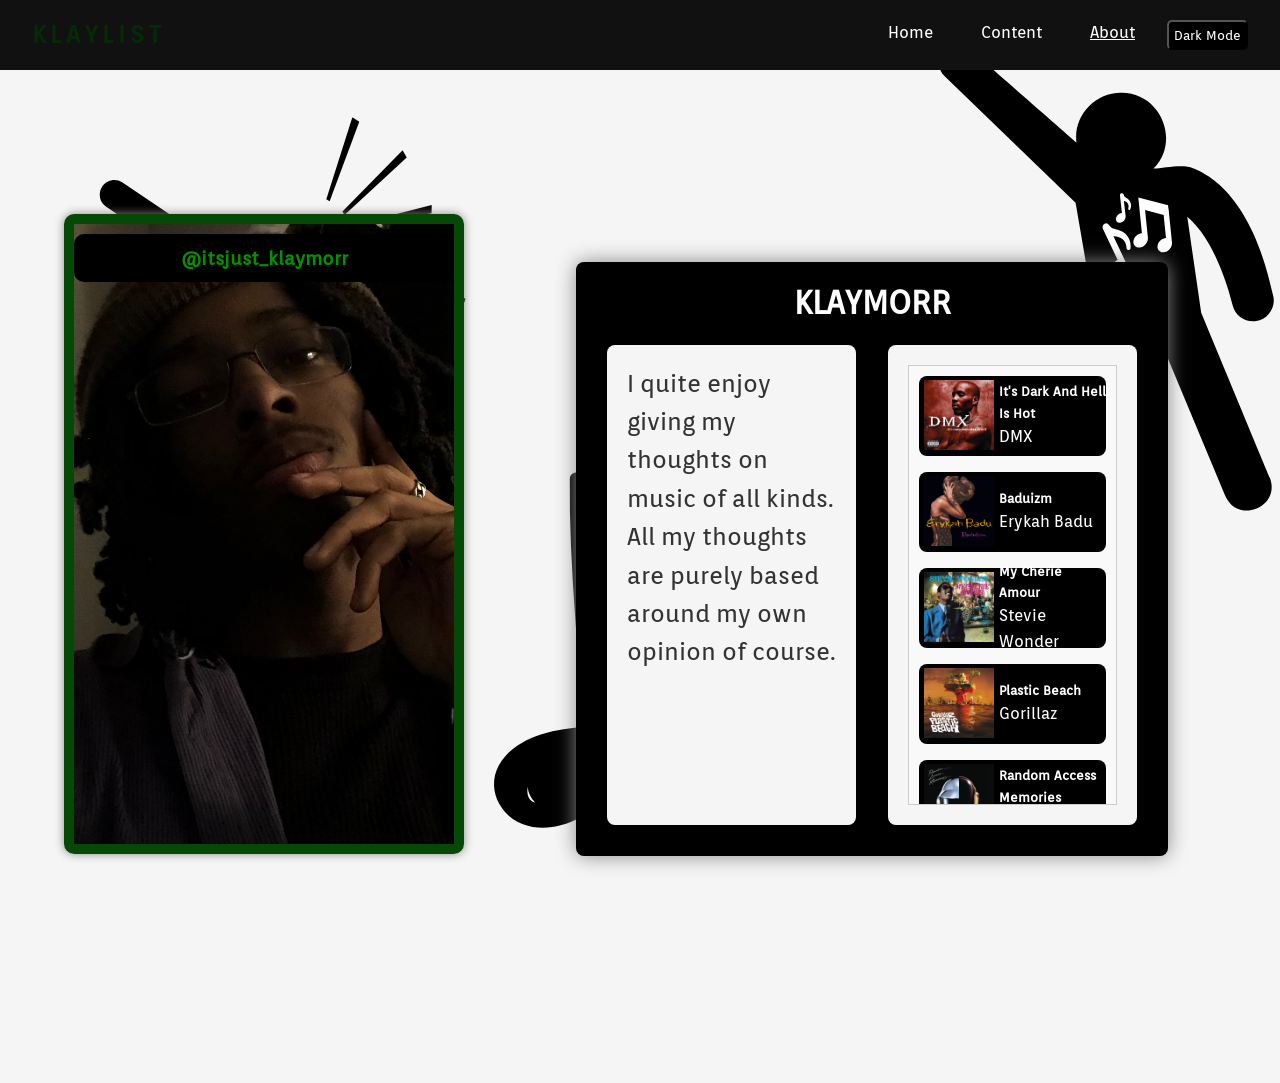
<file: about.html>
<!DOCTYPE html>
<html lang="en">
<head>
  <meta charset="UTF-8">
  <meta name="viewport" content="width=device-width, initial-scale=1.0">
  <title>KLAYLIST</title>
  <link rel="stylesheet" href="styles.css">
  <style>
    @import url('https://fonts.googleapis.com/css2?family=Orienta&display=swap');
</style>
</head>
<body>

  <header>
    <div class="logo"><a href="index.html">KLAYLIST</a></div>
    <nav>
      <button id="hamburger" class="hamburger">&#9776;</button>
      <ul id="nav-items" class="nav-items">
        <li><a href="#home">Home</a></li>
          <li class="dropdown">
            <a href="#genres" class="dropdown-toggle">Content</a>
            <ul class="dropdown-menu">
              <li><a href="album-reviews.html">Album Reviews</a></li>
              <li><a href="#pop">Artist Reviews</a></li>
              <li><a href="article.html">Articles</a></li>
              <li><a href="#jazz">Matchups</a></li>
            </ul>
          </li>
        <li><a class="active" href="about.html">About</a></li>
        <button id="theme-toggle" class="theme-toggle">Dark Mode</button>
      </ul>      
    </nav>
  </header>

  <main>

    <img class="decor-1" src="assets/fly.png">
    <img class="decor-2" src="assets/note.png">
    <img class="decor-3" src="assets/sing.png">

      <section id="spin-card">
        <a href="https://www.instagram.com/itsjust_klaymorr/?locale=gb&hl=am-et">
        <div class="spin-card-s1">
          <div class="spin-card-container">
            <div class="spin-card">
              <div class="front-card">
                <div class="top-banner">

                  <div class="left-banner">
                    <h3>@itsjust_klaymorr</h3>
                  </div>

                </div>
                
                <!-- <img src="ph.png" alt="Front Image"/><hr> -->
                <!-- <p>Some words</p> -->

              </div>
              <div class="back-card">
                <img src="card-bg.png" alt="Back Image"/>
              </div>
              
            </div>
          </div>
        </div>
      </a>


          <div class="spin-card-s2">
              <center><h1>KLAYMORR</h1></center>

              <p class="age" id="age"></p>
              <div class="block-hold">
                <div class="block">
                    <p>I quite enjoy giving my thoughts on music of all kinds. All my thoughts are purely based around my own opinion of course.</p>
                </div>

                <div class="block">

                  <div class="scroll-section">

                    <div class="scroll-content">
                      <div class="sc-image">
                          <img src="covers/DMX/IDAHIS.png">
                      </div>

                        <div class="sc-text">
                          <h3>It's Dark And Hell Is Hot</h3>
                          <p>DMX</p>
                        </div>
                    </div>

                    <div class="scroll-content">
                      <div class="sc-image">
                          <img src="covers/Erykah Badu/Baduizm.png">
                      </div>

                        <div class="sc-text">
                          <h3>Baduizm</h3>
                          <p>Erykah Badu</p>
                        </div>
                    </div>

                    <div class="scroll-content">
                      <div class="sc-image">
                          <img src="covers/Stevie Wonder/My Cherie Amour.png">
                      </div>

                        <div class="sc-text">
                          <h3>My Cherie Amour</h3>
                          <p>Stevie Wonder</p>
                        </div>
                    </div>

                    <div class="scroll-content">
                      <div class="sc-image">
                          <img src="covers/Gorillaz/Plastic Beach.png">
                      </div>

                        <div class="sc-text">
                          <h3>Plastic Beach</h3>
                          <p>Gorillaz</p>
                        </div>
                    </div>

                    <div class="scroll-content">
                      <div class="sc-image">
                          <img src="covers/Daft Punk/RAM.png">
                      </div>

                        <div class="sc-text">
                          <h3>Random Access Memories</h3>
                          <p>Daft Punk</p>
                        </div>
                    </div>

                    <div class="scroll-content">
                      <div class="sc-image">
                          <img src="covers/EARTHGANG/Mirrorland.png">
                      </div>

                        <div class="sc-text">
                          <h3>Mirrorland</h3>
                          <p>EARTHGANG</p>
                        </div>
                    </div>

                    <div class="scroll-content">
                      <div class="sc-image">
                          <img src="covers/Big K.R.I.T/4IAMLT.png">
                      </div>

                        <div class="sc-text">
                          <h3>4eva Is A Mighty Long Time</h3>
                          <p>Big K.R.I.T.</p>
                        </div>
                    </div>

                    <div class="scroll-content">
                      <div class="sc-image">
                          <img src="covers/J. Cole/4YEO.png">
                      </div>

                        <div class="sc-text">
                          <h3>4 Your Eyez Only</h3>
                          <p>J. Cole</p>
                        </div>
                    </div>

                    <div class="scroll-content">
                      <div class="sc-image">
                          <img src="covers/Young Thug/BTG.png">
                      </div>

                        <div class="sc-text">
                          <h3>Beautiful Thugger Girls</h3>
                          <p>Young Thug</p>
                        </div>
                    </div>

                    <div class="scroll-content">
                      <div class="sc-image">
                          <img src="covers/Childish Gambino/BTI.png">
                      </div>

                        <div class="sc-text">
                          <h3>Because The Internet</h3>
                          <p>Childish Gambino</p>
                        </div>
                    </div>

                  </div>
                </div>
              </div>
          </div>
        </a>

      </section>
  </main>


    <!-- Footer -->

    <footer>
      <p>&copy; 2024 KLAYLIST. All rights reserved.</p>
      <p>Follow me on <a href="https://www.instagram.com/itsjust_klaymorr/?locale=gb&hl=am-et">Instagram</a></p>
    </footer>

    <script src="script.js"></script>

</body>
</html>
</file>
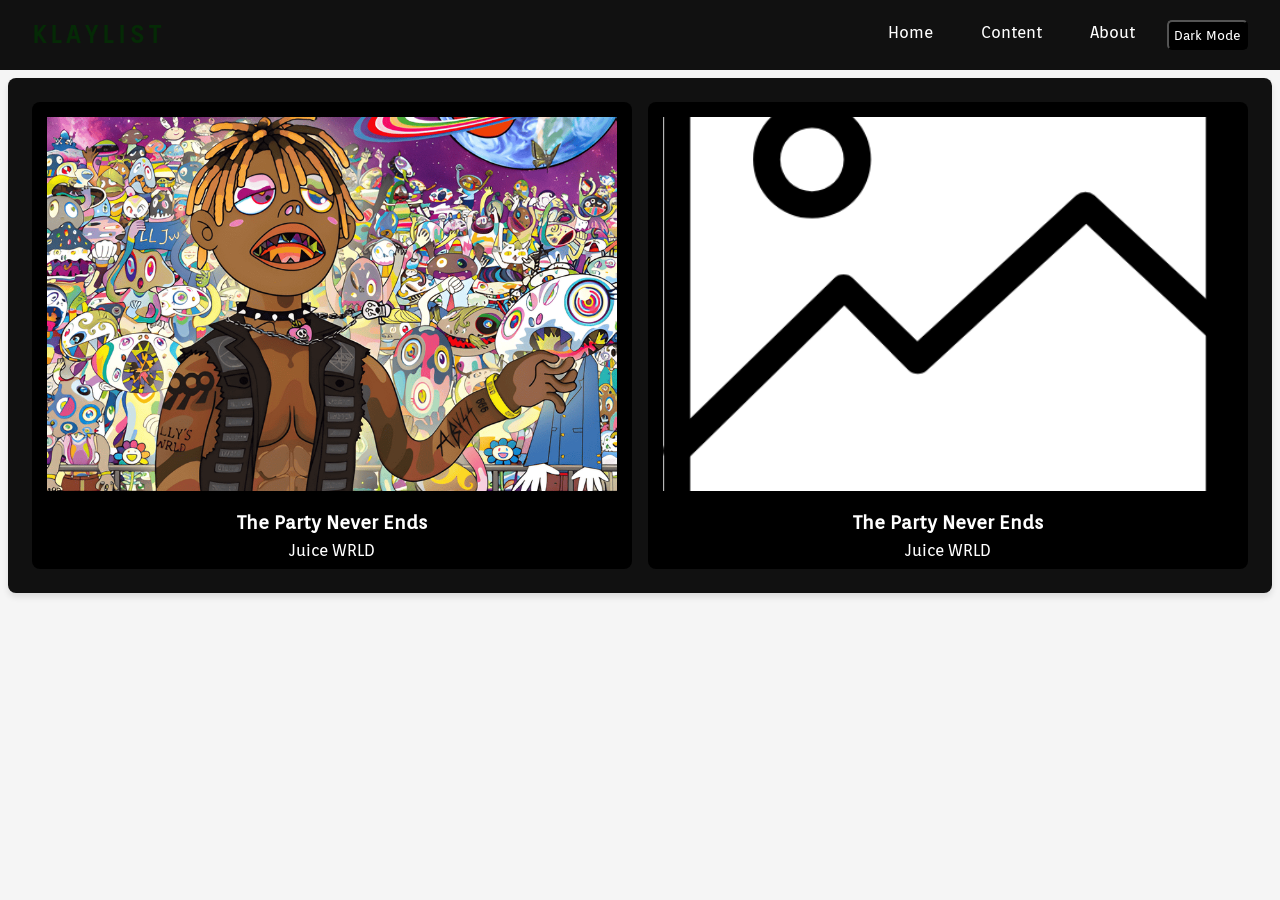
<file: album-reviews.html>
<!DOCTYPE html>
<html lang="en">
<head>
  <meta charset="UTF-8">
  <meta name="viewport" content="width=device-width, initial-scale=1.0">
  <title>KLAYLIST</title>
  <link rel="stylesheet" href="styles.css">
  <style>
    @import url('https://fonts.googleapis.com/css2?family=Orienta&display=swap');
</style>
</head>
<body>
  <header>
    <div class="logo"><a href="index.html">KLAYLIST</a></div>
    <nav>
      <button id="hamburger" class="hamburger">&#9776;</button>
      <ul id="nav-items" class="nav-items">
        <li><a href="#home">Home</a></li>
          <li class="dropdown">
            <a href="#genres" class="dropdown-toggle">Content</a>
            <ul class="dropdown-menu">
              <li><a class="active" href="album-reviews.html">Album Reviews</a></li>
              <li><a href="#pop">Artist Reviews</a></li>
              <li><a href="article.html">Articles</a></li>
              <li><a href="#jazz">Matchups</a></li>
            </ul>
          </li>
          <li><a href="about.html">About</a></li>
          <button id="theme-toggle" class="theme-toggle">Dark Mode</button>
      </ul>      
    </nav>
  </header>

      <section class="recent-reviews" id="reviews">
        <div class="flex5">

            <div class="grid-review-card">
                <img src="covers/Juice WRLD/TPNE.jpg" alt="Album 1">
                <h3>The Party Never Ends</h3>
                <p>Juice WRLD</p>
            </div>

            <div class="grid-review-card">
                <img src="ph.png" alt="Album 1">
                <h3>The Party Never Ends</h3>
                <p>Juice WRLD</p>
            </div>
            
        </div>
      </section>

      <script src="script.js"></script>

</body>
</html>
</file>
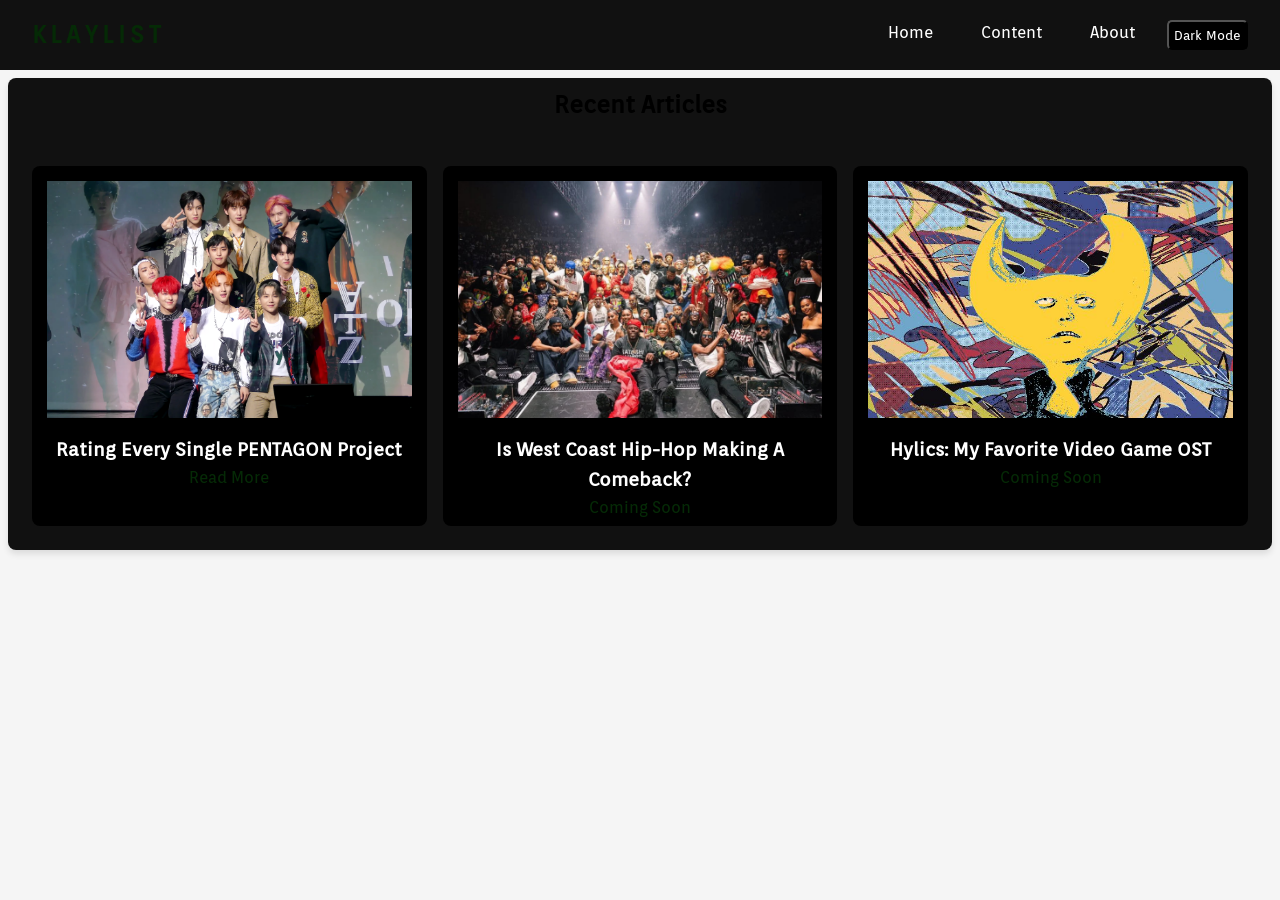
<file: article.html>
<!DOCTYPE html>
<html lang="en">
<head>
  <meta charset="UTF-8">
  <meta name="viewport" content="width=device-width, initial-scale=1.0">
  <title>KLAYLIST</title>
  <link rel="stylesheet" href="styles.css">
  <style>
    @import url('https://fonts.googleapis.com/css2?family=Orienta&display=swap');
</style>
</head>
<body>

    <header>
        <div class="logo"><a href="index.html">KLAYLIST</a></div>
        <nav>
          <button id="hamburger" class="hamburger">&#9776;</button>
          <ul id="nav-items" class="nav-items">
            <li><a href="#home">Home</a></li>
              <li class="dropdown">
                <a href="#genres" class="dropdown-toggle">Content</a>
                <ul class="dropdown-menu">
                  <li><a href="album-reviews.html">Album Reviews</a></li>
                  <li><a href="#pop">Artist Reviews</a></li>
                  <li><a class="active" href="article.html">Articles</a></li>
                  <li><a href="#jazz">Matchups</a></li>
                </ul>
              </li>
              <li><a href="about.html">About</a></li>
              <button id="theme-toggle" class="theme-toggle">Dark Mode</button>
          </ul>      
        </nav>
      </header>

      <section class="recent-reviews" id="reviews">
        <h1 class="sub-head">Recent Articles</h1><br>
           <div class="flex6">     
                    <div class="grid-review-card">
                        <img src="artists/PENTAGON2.jpg">
                        <h3>Rating Every Single PENTAGON Project</h3>
                        <a href="Rating Every Single PENTAGON Project.html">Read More</a>
                    </div>
            
                    <div class="grid-review-card">
                        <img src="article-imgs/Ken And Friends Pop Out.png">
                        <div class="article-image"></div>
                        <h3>Is West Coast Hip-Hop Making A Comeback?</h3>
                        <a href="#">Coming Soon</a>
                    </div>
            
                    <div class="grid-review-card">
                        <img src="article-imgs/HYLICS.jpg">
                        <h3>Hylics: My Favorite Video Game OST</h3>
                        <a href="#">Coming Soon</a>
                    </div>
                
            </div>
      </section>

      <script src="script.js"></script>

</body>
</html>
</file>
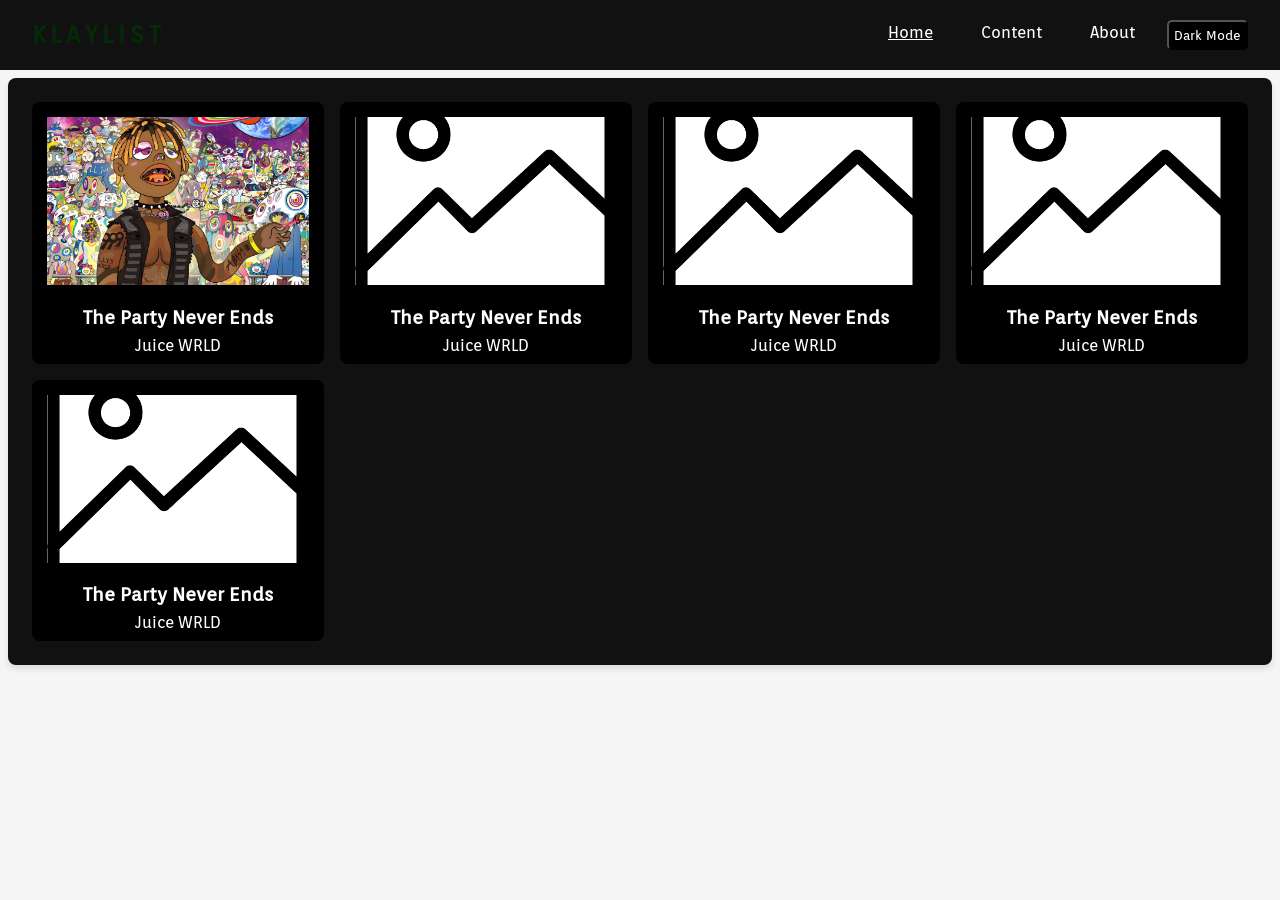
<file: articles.html>
<!DOCTYPE html>
<html lang="en">
<head>
  <meta charset="UTF-8">
  <meta name="viewport" content="width=device-width, initial-scale=1.0">
  <title>KLAYLIST</title>
  <link rel="stylesheet" href="styles.css">
  <style>
    @import url('https://fonts.googleapis.com/css2?family=Orienta&display=swap');
</style>
</head>
<body>
    <header>
        <div class="logo"><a href="index.html">KLAYLIST</a></div>
        <nav>
          <button id="hamburger" class="hamburger">&#9776;</button>
          <ul id="nav-items" class="nav-items">
            <li><a href="#home" class="active">Home</a></li>
              <li class="dropdown">
                <a href="#genres" class="dropdown-toggle">Content</a>
                <ul class="dropdown-menu">
                  <li><a href="#rock">Album Reviews</a></li>
                  <li><a href="#pop">Artist Reviews</a></li>
                  <li><a href="#hiphop">Articles</a></li>
                  <li><a href="#jazz">Matchups</a></li>
                </ul>
              </li>
            <li><a href="#about">About</a></li>
            <button id="theme-toggle" class="theme-toggle">Dark Mode</button>
          </ul>      
        </nav>
      </header>

      <section class="recent-reviews" id="reviews">
        <div class="flex5">

            <div class="grid-review-card">
                <img src="covers/Juice WRLD/TPNE.jpg" alt="Album 1">
                <h3>The Party Never Ends</h3>
                <p>Juice WRLD</p>
            </div>

            <div class="grid-review-card">
                <img src="ph.png" alt="Album 1">
                <h3>The Party Never Ends</h3>
                <p>Juice WRLD</p>
            </div>

            <div class="grid-review-card">
                <img src="ph.png" alt="Album 1">
                <h3>The Party Never Ends</h3>
                <p>Juice WRLD</p>
            </div>

            <div class="grid-review-card">
                <img src="ph.png" alt="Album 1">
                <h3>The Party Never Ends</h3>
                <p>Juice WRLD</p>
            </div>

            <div class="grid-review-card">
                <img src="ph.png" alt="Album 1">
                <h3>The Party Never Ends</h3>
                <p>Juice WRLD</p>
            </div>
            


        </div>
      </section>

      <script src="script.js"></script>

</body>
</html>
</file>
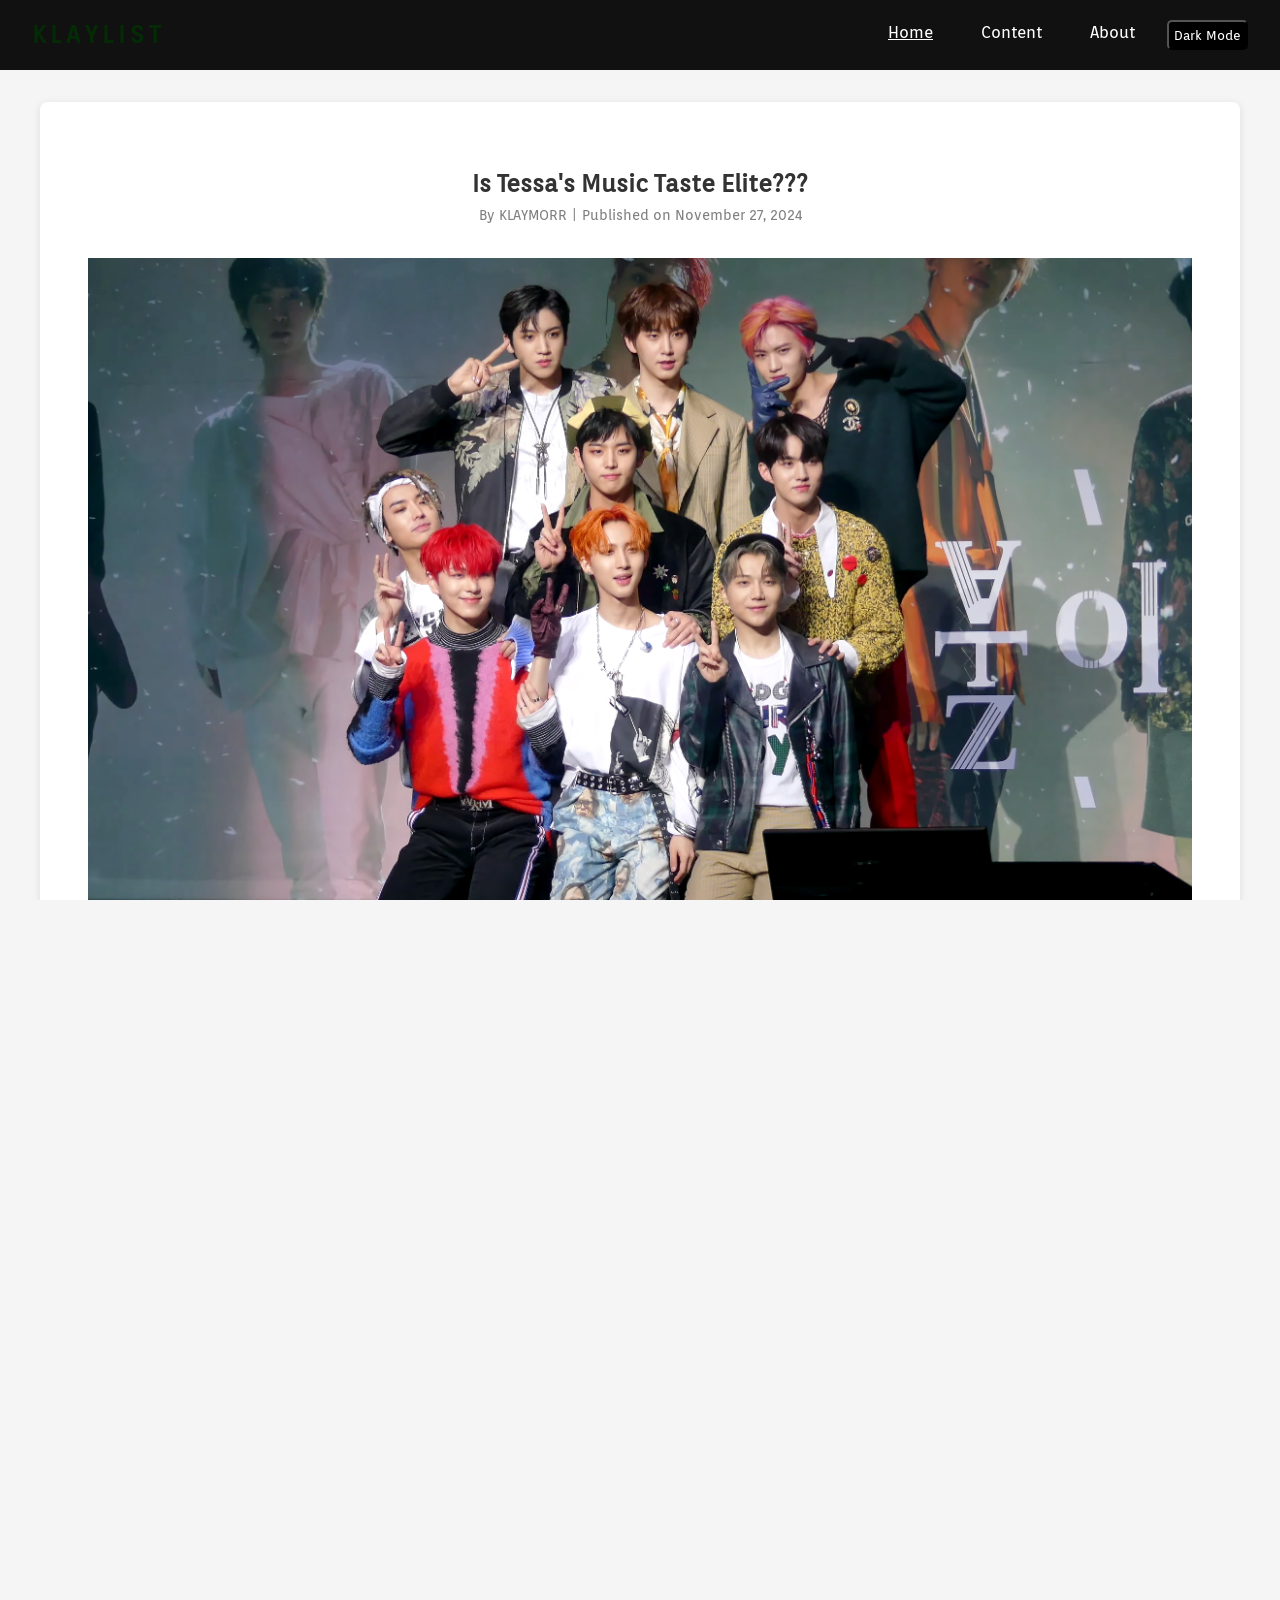
<file: Rating Every Single PENTAGON Project.html>
<!DOCTYPE html>
<html lang="en">
<head>
  <meta charset="UTF-8">
  <meta name="viewport" content="width=device-width, initial-scale=1.0">
  <title>KLAYLIST</title>
  <link rel="stylesheet" href="styles.css">
  <style>
    @import url('https://fonts.googleapis.com/css2?family=Orienta&display=swap');
</style>
</head>

<header>
    <div class="logo"><a href="index.html">KLAYLIST</a></div>
    <nav>
      <button id="hamburger" class="hamburger">&#9776;</button>
      <ul id="nav-items" class="nav-items">
        <li><a href="#home" class="active">Home</a></li>
          <li class="dropdown">
            <a href="#genres" class="dropdown-toggle">Content</a>
            <ul class="dropdown-menu">
              <li><a href="album-reviews.html">Album Reviews</a></li>
              <li><a href="#pop">Artist Reviews</a></li>
              <li><a href="article.html">Articles</a></li>
              <li><a href="#jazz">Matchups</a></li>
            </ul>
          </li>
          <li><a href="about.html">About</a></li>
          <button id="theme-toggle" class="theme-toggle">Dark Mode</button>
      </ul>      
    </nav>
  </header>

<main class="article-container">
    <div class="article-header">
      <h1>Rating Every Single PENTAGON Project</h1>
      <h2>Is Tessa's Music Taste Elite???</h2>
      <p class="article-meta">By <span class="author">KLAYMORR</span> | Published on <span class="date">November 27, 2024</span></p>
    </div>

    <div class="article-content">
      <img src="artists/PENTAGON2.jpg" class="article-image">
      <h2>Who are PENTAGON?</h2><br>
      <p>
        PENTAGON is a South Korean boy group formed by Cube Entertainment in 2016. The group originally consisted of ten members: Hui, Jinho, Hongseok, Kino, Shinwon, Yanan, Yuto, Wooseok, E'Dawn (now known as Dawn), and Changgu (stage name: Yeo One). PENTAGON is known for their versatility, unique concepts, and active involvement in songwriting, producing, and choreography.
      </p>
      <p>
        Their music spans a wide range of genres, including K-pop, R&B, ballads, and EDM, with hits like Shine, Daisy, and Naughty Boy. They gained significant attention for their catchy hooks and heartfelt lyrics, as well as their skillful blending of upbeat and introspective themes.
      </p>
      <p>
        The group’s chemistry and dynamic personalities are showcased through their performances and content, earning them a dedicated global fanbase called Universe. Over the years, the lineup has undergone changes, with E'Dawn leaving the group in 2018 to pursue a solo career. Despite challenges, PENTAGON continues to thrive as a prominent act in the K-pop industry.
      </p>
      <p>
        With that being said, one question still remains. Are they any good???
      </p>

    </div>

    <br>

    <section class="album-list">
        <!-- Example Card -->

    <hr>

            <h2><em>PENTAGON (Self Titled)</em></h2>
    
        <div class="album-card">
            <div class="flex">
            <div class="side-2">
                <img src="covers/Pentagon/Pentagon.JPG">
            </div>
            <div class="side-1">
            <p><strong>Release Year:</strong> 2016</p>
            <p><strong>Type:</strong> Debut Mini Album (EP)</p>
            <p><strong>Notable Tracks:</strong> <br>- Gorilla <br>- Lukewarm <br>- Smile </p>
            <p><strong>Score:</strong> <span class="score">8.5/10</span></p>
            </div>
            </div>
        </div>
    <div class="shift2">

        <p class="shift">The very first release comes in the form of a self titled debut. "PENTAGON" is a 7 track EP released on October 10, 2016 released under the Cube Entertainment LOEN Entertainment label. While the project's specific genre falls under K-Pop, it incorporates a multitude of other styles such as R&B, funk, electro, and hip-hop. </p>

        <p class="shift">This EP is a VERY strong debut showcasing the group’s versatility. The title track "Gorilla" establishes the general sound that the band holds, while b-sides like "Lukewarm" bring on more emotional tones and add depth to their versatility. Interestingly enough, there are a lot of experimental elements on this project, like the funk infused electronic production on "Gorilla", which isn't usually seen on a debut project. However, this gives listeners a good idea of what is to be expected from this band. An iconic sound mixed in with not-so traditional implementations to create a completely new style in itself. It's a solid introduction to their identity.</p><br>

        <p>
            <br><p>1. "Wake Up (Intro)"</p><br>
            <p>The EP begins with a dynamic intro that serves as a call to attention. Its commanding energy, dramatic soundscape, and motivational message set the tone for the album, introducing Pentagon as a group with bold ambitions.</p>
            
            <br><p>2. "Gorilla"</p><br>
            The title track is an energetic and intense hip-hop-infused anthem that captures Pentagon’s fearless debut spirit. With its sharp rap verses, soaring chorus, and a performance brimming with charisma, “Gorilla” makes a strong impression as a mission statement for the group’s identity.</p>
            
            <br><p>3. "Lukewarm"</p><br>
            <p>A groovy and playful track that explores the uncertainty of ambiguous feelings. The song’s catchy hooks and smooth vocal delivery balance lightheartedness with emotional nuance, offering a more laid-back moment in the EP.</p>
            
            <br><p>4. "Smile"</p><br>
            <p>This track is bright and cheerful, radiating warmth and positivity. With a lively melody and lyrics that uplift, “Smile” adds a sweet and heartfelt layer to the album, showcasing Pentagon’s ability to connect emotionally with listeners.</p>
            
            <br><p>5. "Organic Song"</p><br>
            <p>A sultry and experimental track, “Organic Song” shifts the tone to something darker and more introspective. Its moody beats and layered vocals highlight Pentagon’s versatility and willingness to explore different musical styles, even early in their career.</p>
            
            <br><p>6. "You Are"</p><br>
            <p>This ballad-like mid-tempo track emphasizes the group’s vocal strength, featuring heartfelt lyrics and lush harmonies. The song feels deeply personal, delivering an emotional punch that resonates with listeners.</p>
            
            <br><p>7. "Stay Crazy"</p><br>
            <p>The EP closes on a high note with this uplifting and energetic track. Its anthemic vibe and celebratory message make it the perfect conclusion, leaving listeners inspired and eager for what’s next.</p><br>
        </p>
        
        <div class="flex2">
        <div class="overview-area"> <center><h2>Overview</h2></center><br>

            <p>
            • <strong>Best Song:</strong> Gorilla<br>
                <p class="indent">- This song has become one of the group's most iconic tracks to date.</p><br>
            • <strong>Favorite Song:</strong> PENTAGON <br>
                <p class="indent">- There's something about that bright production and explosive vocal presence I just love.</p><br>
            • <strong>Least Favorite Song:</strong> Wake up (Intro)<br>
                <p class="indent">- The song itself is actually very good but by comparison I feel it is easily the weakest link.</p><br>
            • <strong>Most Underrated Song:</strong> Organic song<br>
                <p class="indent">- Don't sleep on their slower tracks!!! This song is very greatly executed.</p><br>
            </p>
        </div>
        </div>
        <br>
        <p>
          Overall, this album showcases PENTAGON's ability to blend various genres while following their own unique
          sound. Highly recommended EP, a must-listen for fans and newcomers. It showcases bright production and the group's high energy setting its place as an amazing debut project. This project also foreshadows what is yet to come from the group as a whole.
        </p>
    </div>

    <hr>

    <h2><em>Five Senses</em></h2>
    
    <div class="album-card">
        <div class="flex">
        <div class="side-2">
            <img src="covers/Pentagon/Five Senses.jpg">
        </div>
        <div class="side-1">
        <p><strong>Release Year:</strong> 2016</p>
        <p><strong>Type:</strong> Mini Album (EP)</p>
        <p><strong>Notable Tracks:</strong> <br>- Stay Crazy <br>- Can You Feel It <br>- Pretty Pretty </p>
        <p><strong>Score:</strong> <span class="score">7/10</span></p>
        </div>
        </div>
    </div>
    <div class="shift2">

        <p class="shift">Released the same year as their debut, we are given yet another mini EP. "Five Senses", packed with five tracks released just about two months later on December 7, 2016 is star studded with some very fun songs. </p>

        <p class="shift">This EP leans into funkier and upbeat sounds. With bright production and vocal performances, this almost feels like clean cuts from "PENTAGON". Each track delivers an uplifting, summery feeling accompanied by catchy hooks and flows. A big part of this project comes from the further implementation of swing, which will also become even more prevalent in the band's later works. This simple addition adds even more groove and makes their voices hit even harder. Speaking of which, I have to express how great Jinho and Hui sounded on the chorus of "Lose Yourself". Maybe the vibes were hitting a little too hard for me but they sounded like they had even more passion on this track than previously seen. Then the introduction of Kino, Yeo One, Yan An, and Shinwon on the post-chorus made everything feel whole. One  thing this EP definitely doesn't lack is amazingly executed vocal performances which are solid all the way through from beginning to end.</p>

        <p>
            <br><p>1. "Can You Feel It"</p><br>
            <p>The title track is an high energy opener, packed with a driving beat, energetic structure, and a VERY catchy hook. The playful interplay between the members' vocals and rap sections showcases their chemistry and charisma. It's an addictive track with an edgy, rebellious charm that commands attention.</p>
            
            <br><p>2. "Engine"</p><br>
            <p>This track is an anthem that keeps the energy levels soaring. The intense beat and ferociously delivered rap lines make it a standout track for its confidence. “Engine” demonstrates PENTAGON's ability to deliver a hard-hitting track without losing their melodic appeal.</p>
            
            <br><p>3. "Pretty Pretty"</p><br>
            <p>A contrast to the previous track with this more lighthearted and upbeat song that radiates charm. “Pretty Pretty” is filled with bright instrumentals and rather playful lyrics. It's a fun track that portrays PENTAGON's energy and liking for catchy melodies.</p>
            
            <br><p>4. "Lose Yourself"</p><br>
            <p>A mid-tempo track that holds a LOT of R&B influences, “Lose Yourself” is a smooth and captivating track that stands out on this project. The layered harmonies and lush production create a rather alluring soundscape adding to the depth of the project.</p>
            
            <br><p>5. "Stay Crazy"</p><br>
            <p>The closing track is a lively, danceable song that ends the EP on a very high note. Its rhythm and dynamic vocal delivery makes it the perfect finale, leaving listeners wanting more from this group.</p><br>
        </p>
            
        <p class="shift"> All in all, this is a pretty good sophomore project from the group. While the cohesion is slightly weaker than their debut EP, every song delivers the bright and synchronized sound that listeners of the group have come to love. With high energy standouts like "Can You Feel It" to party anthems like "Pretty Pretty" this project holds a very special place both in the band's discography as well as my own personal music vault. It may  not be the most groundbreaking project, but what can't be denied is that this is a very fun listen.</p>
        
<br>
        <div class="flex2">
            <div class="overview-area"> <center><h2>Overview</h2></center><br>
                <p>
                • <strong>Best Song:</strong> Can You Feel It<br>
                    <p class="indent">- This opening track currently holds over 4 million streams.</p><br>
                • <strong>Favorite Song:</strong> Lose Yourself  <br>
                    <p class="indent">- IT'S TOO GOOD FOR WORDS TO EXPLAIN WHY!!! JUST GO LISTEN TO IT!!! </p><br>
                • <strong>Least Favorite Song:</strong> Engine<br>
                    <p class="indent">- Not a bad song by any means, I juts don't find myself returning to it as much as the other tracks.</p><br>
                • <strong>Most Underrated Song:</strong> Lose Yourself <br>
                    <p class="indent">- (Read above for reasons as to why)</p><br>
            </div>
            </div>
        <br>
        <p>
        As mentioned before, while this may not be their most impactful project by any means, I still think it is a fun listen and would recommend it to those who want a bit extra from the group after listening to their debut.
        </p>
    </div>

    <hr>

    <h2><em>CEREMONY</em></h2>
    
    <div class="album-card">
        <div class="flex">
        <div class="side-2">
            <img src="covers/Pentagon/CEREMONY.jpg">
        </div>
        <div class="side-1">
        <p><strong>Release Year:</strong> 2017</p>
        <p><strong>Type:</strong> Mini Album (EP)</p>
        <p><strong>Notable Tracks:</strong> <br>- Critical Beauty  <br>- Thank you <br>- Beautiful </p>
        <p><strong>Score:</strong> <span class="score">8.5/10</span></p>
        </div>
        </div>
    </div>
    <div class="shift2">

        <p class="shift">PENTAGON's junior EP, "CEREMONY", released on June 12, 2017 feels like a stark contrast to both of the group's previous releases. While "PENTAGON" and "Five Senses" primarily utilized dazzling synths and quick tones, this project takes a bit of a slower approach in both sound selection and artistic performance. These alterations brings a new outlook on the group as they continue to grow and develop their own sound.</p>

        <p class="shift">The opening track, "Critical Beauty" entails that iconic PENTAGON sound with high energy vocals and a fast tempo instrumental however there is a notable difference with this track alone. It emphasizes and infuses both modern pop and retro swing, a great portrayal of the groups diversity and musical experimentation. The innovative decision making on this project prove to be rather prevalent throughout this project also, with songs like "Spectacular" and "Lucky" also implementing a blend of multiple genres to further develop their ideas.</p>

        <p>
            <br><p>1. "Critical Beauty"</p><br>
            <p>The title track is a retro-inspired bop that cleverly mixes doo-wop influences with modern hip-hop beats. Its playful vibe, witty lyrics, and dynamic performance highlight PENTAGON's ability to experiment with genres while staying true to their energetic identity. The brass section and funky rhythm make it irresistibly catchy and memorable.</p>
            
            <br><p>2. "Lucky"</p><br>
            <p>A refreshing, upbeat track with a bright and cheerful tone, "Lucky" feels like a summer anthem. The light instrumentation and breezy vocals create a carefree atmosphere, delivering an instant serotonin boost.</p>
            
            <br><p>3. "To Universe"</p><br>
            <p>This heartfelt ballad is a love letter to PENTAGON's fandom, Universe. The soft melodies and poignant lyrics express gratitude and hope, making it an emotional highlight of the album. The sincerity in the members' delivery shines through, creating a touching connection with listeners.</p>
            
            <br><p>4. "Nothing"</p><br>
            <p>"Nothing" is a laid-back track with a groovy rhythm and minimalistic production. Its understated charm comes from the smooth vocals and relaxed vibe, offering a nice contrast to the more upbeat songs on the EP.</p>
            
            <br><p>5. "Spectacular"</p><br>
            <p>Bursting with energy and optimism, "Spectacular" is an empowering track about finding beauty in life's challenges. Its anthemic chorus and vibrant instrumentation make it a standout moment that lifts the mood.</p>

            <br><p>6. "Thank you"</p><br>
            <p>A somber and orchestral track that focuses mainly on emotional factor over all other elements. This is quite easily the most touching track on the project that allows the uplifting vocals to shine against the sad instrumental.</p>
            
            <br><p>7. "Beautiful"</p><br>
            <p>This bonus track is a poignant ballad written and produced by BTOB's Ilhoon. The emotional lyrics and stripped-down arrangement allow PENTAGON's vocalists to shine, delivering a moving and heartfelt performance.</p><br>
        </p>

        <p class="shift">This is a very well rounded project and it follows a very cohesive pattern that ultimately makes it way easier for a listener to follow along even if they aren't too fond of the genre. It balances the two main tones, upbeat and mellow, very well, which isn't always the easiest thing to pull off when it comes to genres as fast paced as K-Pop.</p>
        
<br>
        <div class="flex2">
            <div class="overview-area"> <center><h2>Overview</h2></center><br>
                • <strong>Best Song:</strong> Critical Beauty <br>
                    <p class="indent">- Another amazing opening track from this group.</p><br>
                • <strong>Favorite Song:</strong> Thank You  <br>
                    <p class="indent">- This could go down as one of their most beautifully crafted tracks to date!!! The singing is simply amazing and the emotional tones speak VOLUMES!!!</p><br>
                • <strong>Least Favorite Song:</strong> Nothing<br>
                    <p class="indent">- A good track however it lacks the diversity of the other tracks on this project.</p><br>
                • <strong>Most Underrated Song:</strong> Lucky <br>
                    <p class="indent">- A great example of blending tones in this genre-bending song.</p><br>
            </div>
            </div>
        <br>
        <p>
        In the end, this is definitely an upgrade from both of the previous releases I feel. It showcases just how far the group is willing to go and what boundaries they are willing to stretch in order to create these amazing listening experiences. The project was, from start to end, a very cohesive and enjoyable listening experience, perfect for anyone looking to get into this genre as it defines quite possibly one of the most creative visions that the group has brought to fruition thus far. 
        </p>
    </div>

    <hr>

    <h2><em>DEMO_01</em></h2>
    
    <div class="album-card">
        <div class="flex">
        <div class="side-2">
            <img src="covers/Pentagon/DEMO_01.jpg">
        </div>
        <div class="side-1">
        <p><strong>Release Year:</strong> 2017</p>
        <p><strong>Type:</strong> Mini Album (EP)</p>
        <p><strong>Notable Tracks:</strong> <br>- Like This  <br>- Stay With Me  <br>- It's Over </p>
        <p><strong>Score:</strong> <span class="score">9/10</span></p>
        </div>
        </div>
    </div>
    <div class="shift2">

        <p class="shift">On September 6, 2017, PENTAGON returned with another EP following the success of "CEREMONY". This 5 song project may be one of their shorter releases but it brings so much value to their discography as a whole. By this point, the group is focusing less on incorporating other elements and is instead working with the sound that they have already developed to create new experiences. What I enjoy most about this release is that it was actually mostly self produced and seemingly allowed the group the most amount of creative freedom thus far. This detail of freedom allowed for each member to get as personal as they wanted to which adds to the overall authenticity of this project.</p>

        <p class="shift">This is more than just a senior project from the group, in fact, it shows a level of growth in all musical aspects from production and cadence to songwriting and emotional appeal. The opening track "Like This" gives listeners a grand overview of what will be coming later in the EP with summer coded styling and catchy lyrics. The summer theme actually follows each track on this EP which adds to its cohesive nature. The self-produced nature of DEMO_01 adds a layer of authenticity to the album. It reflects the members' growth as artists, with tracks that feel both deeply personal and relatable. Along with the summer aspects, the EP also explores themes of love, dreams, and self-discovery, resonating with fans through its sincerity</p>

        <p>
            <br><p>1. "Like This"</p><br>
            The title track, "Like This," is an upbeat opening with heartfelt lyrics and an anthemic sound. The beat and emotionally jarring melodies really highlight PENTAGON's vocal and rap versatility. It's a rather motivational anthem about  chasing one's dreams which resonate deeply with listeners.</p>
            
            <br><p>2. "It's Over"</p><br>
            <p>A softer track that blends a wistful tone with smooth vocals. The use of the acoustic guitar and an otherwise minimalistic beat gives it a nostalgic feel, making it a standout for its emotional weight.</p>
            
            <br><p>3. "One More Night"</p><br>
            <p>This mid-tempo track resonates with a lucious vibe, held together by a groovy bassline and an understated instrumental. The lyrics delve into longing and self vulnerability, which is enhanced by a compelling vocal performance.</p>
            
            <br><p>4. "Get That Drink"</p><br>
            <p>This is a lighthearted song that leans into fun, youthful energy. Its catchy chorus and playful lyrics make it a refreshing addition to the album, which offers a moment of carefree enjoyment.</p>
            
            <br><p>5. "When I Was In Love"</p><br>
            <p>Closing the EP is another glorious ballad that puts emotion at the forefront. The soft instrumentation complements the heartfelt delivery from the group.</p><br>
        </p>

        <p class="shift">The album feels raw yet polished, balancing emotional introspection with playful energy, and it cemented PENTAGON's reputation as a self-sufficient group with a unique artistic vision. I must say that as of this point this is easily the group's best work. This feels like a true work of art that stems from true emotional experiences that each of the members have gone through. While it may not be the most defining EP for breaking into K-Pop it is most certainly a great listen that shows just how far the genre can be stretched and altered.</p>
        
<br>
        <div class="flex2">
            <div class="overview-area"> <center><h2>Overview</h2></center><br>
    
                <p>
                • <strong>Best Song:</strong> Like This <br>
                    <p class="indent">- Following the trend of the opening track doing the best numerically.</p><br>
                • <strong>Favorite Song:</strong> When I Was In Love<br>
                    <p class="indent">- This song appeals to emotions and creates a semi-upbeat tone all while sticking to the summer theme.</p><br>
                • <strong>Least Favorite Song:</strong> Get That Drink<br>
                    <p class="indent">- Once again, not a bad track although it does break the cohesiveness of this EP.</p><br>
                • <strong>Most Underrated Song:</strong> One More Night<br>
                    <p class="indent">- There's something nostalgic about the overall vibe and sound of this song that I really enjoy.</p><br>
                </p>
            </div>
            </div>
        <br>
        <p>
            In conclusion, DEMO_01 is essentially a testament to PENTAGON's ability to connect with their audience through honest storytelling and diverse soundscapes. Its mixture of heartfelt ballads and upbeat tracks creates a well-rounded project that appeals to a wide range of listeners. While not overly polished, the rawness of the EP is part of its charm, showcasing the group's growth and creative potential.        
        </p>
    </div>

    <hr>

    <h2><em>Demo_02</em></h2>
    
    <div class="album-card">
        <div class="flex">
        <div class="side-2">
            <img src="covers/Pentagon/Demo_02.jpg">
        </div>
        <div class="side-1">
        <p><strong>Release Year:</strong> 2017</p>
        <p><strong>Type:</strong> Mini Album (EP)</p>
        <p><strong>Notable Tracks:</strong> <br>- Runaway <br>- Flashlight <br>- Pretty Boys </p>
        <p><strong>Score:</strong> <span class="score">8.5/10</span></p>
        </div>
        </div>
    </div>
    <div class="shift2">

        <p class="shift">PENTAGON's release of "Demo_02" is essentially an add-on to "DEMO_01" with five additional tracks to further solidify the concepts introduced in the previous release. This EP highlights PENTAGON's creativity and versatility, offering an amalgamation of energetic bops, introspective moments, and experimental sounds. Plus, with each of the members contributing heavily to songwriting and production, the album feels both personal and dynamic, further emphasizing their growth as artists.
        </p>

        <p class="shift">
            <br><p>1. "Violet"</p><br>
            <p>The title track "Violet" has blend of orchestral elements and modern pop beats. Its simple yet powerful arrangement is paired with very deep lyrics about a love that is both beautiful and fleeting. The emotional delivery from the members elevates the track, making it a standout centerpiece.</p>
            
            <br><p>2. "Runaway"</p><br>
            <p>A relatable song about escaping life's pressures, "Runaway" balances both vulnerability with determination. The mix of strong vocals, intense rap verses, and a catchy chorus creates a track that feels both introspective and empowering.</p>
            
            <br><p>3. "All Right"</p><br>
            <p>This track has a breezy, laid-back kind of vibe, delivering a sense of comforting optimism. The melody is mainly acoustic, being paired with some bright harmonies giving it a refreshing and lighthearted feel, and making it an easy listen.</p>
            
            <br><p>4. "Pretty Boys"</p><br>
            <p>"Pretty Boys" is a bold declaration of confidence. The rather playful lyrics and uptempo instrumental show off PENTAGON's fun and charismatic side, while the catchy hook leaves a lasting impression on the listener.</p>
            
            <br><p>5. "Stay With Me"</p><br>
            <p>A tender ballad that reaches into themes of longing and heartbreak. The rather simple production, featuring piano and soft strings, allows the members' vocal prowess to take center stage, creating an emotional moment on the album.</p>      
      
        </p>
        
<br>
        <div class="flex2">
            <div class="overview-area"> <center><h2>Overview</h2></center><br>
    
                <p>
                • Best Song: Runaway<br>
                    <p class="indent">- With over 16 million streams this has become another fan favorite amongst the group's listeners.</p><br>
                • Favorite Song: Stay<br>
                    <p class="indent">- A track reminiscent of classic 2000's sound mixed in with modern aspects. What's not to love about this one???</p><br>
                • Least Favorite Song: Pretty Boys<br>
                    <p class="indent">- A great performance indeed but I feel it lacks density when paired with similar tracks.</p><br>
                • Most Underrated Song: All Right<br>
                    <p class="indent">- The rapping ability on this song could easily go down as one of the group's best across any project thus far.</p><br>
                </p>
            </div>
            </div>
        <br>
        <p>
        "Demo_02" is a fantastic release and a great sequel to "DEMO_01". In all honesty, had these two projects been put together, I feel like I would love it even more as a single work; however, them being separated gives off a similar effect to a stanza break in poetry, cultivating a deeper understanding of the concepts brought up in these works. While the initial project held more centered focused ideas, this one brought up more topics that the group had in mind to accompany the ones brought up before. A highly recommended listen for those who enjoy more introspective listens while still enjoying the style of K-Pop.
        </p>
    </div>

    <!-- <hr>

    <h2><em>VIOLET</em></h2>
    
    <div class="album-card">
        <div class="flex">
        <div class="side-2">
            <img src="covers/Pentagon/VIOLET.jpg">
        </div>
        <div class="side-1">
        <p><strong>Release Year:</strong> 2017</p>
        <p><strong>Type:</strong> Mini Album (EP)</p>
        <p><strong>Notable Tracks:</strong> <br>-  <br>-  <br>-  </p>
        <p><strong>Score:</strong> <span class="score">8/10</span></p>
        </div>
        </div>
    </div>
    <div class="shift2">

        <p class="shift">Type... </p>

        <p class="shift">Type...</p>
        
<br>
        <div class="flex2">
            <div class="overview-area"> <center><h2>Overview</h2></center><br>
    
                <p>
                • Best Song: <br>
                    <p class="indent">- </p><br>
                • Favorite Song:  <br>
                    <p class="indent">- </p><br>
                • Least Favorite Song: <br>
                    <p class="indent">- </p><br>
                • Most Underrated Song: <br>
                    <p class="indent">- </p><br>
                </p>
            </div>
            </div>
        <br>
        <p>
        As mentioned before, while this may not be their most impactful project by any means, I still think it is a fun listen and would recommend it to those who want a bit extra from the group after listening to their debut.
        </p>
    </div> -->

    <hr>

    <h2><em>Positive</em></h2>
    
    <div class="album-card">
        <div class="flex">
        <div class="side-2">
            <img src="covers/Pentagon/Positive.jpg">
        </div>
        <div class="side-1">
        <p><strong>Release Year:</strong> 2018</p>
        <p><strong>Type:</strong> Mini Album (EP)</p>
        <p><strong>Notable Tracks:</strong> <br>- Shine  <br>- Off-Road  <br>- Nothing I Can Do </p>
        <p><strong>Score:</strong> <span class="score">10/10</span></p>
        </div>
        </div>
    </div>
    <div class="shift2">

        <p class="shift">This was easily the career defining release for the group indeed. PENTAGON's 2018 release "Positive" thrusted the group into the lime-light, debuting at #6 on the Billboard World Albums chart and placing into the Top 10 on the Gaon Album Charts, essentially solidifying the group into the K-Pop scene. </p>

        <p class="shift">The glory and praise that this EP received did not go unwarranted as, by this point, it is one of PENTAGON's greatest works. Featuring six tracks, including the viral hit "Shine," this EP is a masterful balance of energy, emotional depth, and thought provoking storytelling. The album embodies its title very well, radiating positivity while exploring themes of self-discovery, ambition, and of course love. </p>

        <p>
            <br><p>1. "Off-Road"</p><br>
            <p>The EP opens with "Off-Road," a vigorous track with an adventurous and lively spirit. It creatively fuses both electronic elements and a rhythmic beat to set the tone for this project filled with confidence and classic experimentation. The song's anthemic quality makes it a VERY strong introduction.</p>
            
            <br><p>2. "Shine"</p><br>
            <p>The EP's centerpiece, "Shine," is an iconic blend of playful and uptempo piano loops, witty lyrics, and a high amount of danceability. The charm and self-deprecating theme about unrequited love resonates with many avid listeners, propelling Pentagon to new heights of recognition. The song's raw delivery and catchy melody makes it a timeless K-pop classic.</p>
            
            <br><p>3. "Think about you"</p><br>
            <p>A smooth, mid-tempo track that leans heavily into R&B influences, "Think About You" stands out the most in my opinion for its soulful harmonies and rather laid-back vibe. The emotional lyrics and crisp production create an atmosphere that contrasts beautifully with the album's more upbeat moments.</p>
            
            <br><p>4. "Do it for fun"</p><br>
            <p>This track radiates pure confidence and charisma, with playful lyrics and an infectious beat. It's a fun, high-energy anthem that encapsulates the group's youthful exuberance and knack for creating memorable hooks.</p>
            
            <br><p>5. "Nothing i can do"</p><br>
            <p>This slower, moodier track showcases a more reflective side of Pentagon. The introspective lyrics about the struggles of feeling helpless are complemented by a melancholic melody and smooth production, giving it a powerful emotional impact.</p>
            
            <br><p>6. "Let's go together"</p><br>
            <p>The closing track on this EP leaves off on a heartwarming note, this track is essentially a love letter to the fans and listeners. The uplifting lyrics and celebratory vibe make it a perfect finale, which reinforces the EP's overarching theme of positivity and unity.</p>
        </p>
        
<br>
        <div class="flex2">
            <div class="overview-area"> <center><h2>Overview</h2></center><br>
    
                <p>
                • Best Song: Shine <br>
                    <p class="indent">- This song launched the group into fame and became an iconic cult classic amongst the fans and K-Pop listeners as a whole.</p><br>
                • Favorite Song: Nothing i can do <br>
                    <p class="indent">- The group never seems to miss with their slow jam tracks. The funk infused R&B sound is a really nice touch to this project.</p><br>
                • Least Favorite Song: Do it for fun<br>
                    <p class="indent">- This was a really hard choice to make. This song is actually amazing but I guess if I had to pick the weakest link it would be this one by the smallest margin.</p><br>
                • Most Underrated Song: Think about you<br>
                    <p class="indent">- Amazing production, lyricism, and concept overall. Like I said, they never miss with these slow jams.</p><br>
                </p>
            </div>
            </div>
        <br>
        <p>
        This is truly one of the group's best projects to date. With so much replayability, authenticity, and upbeat sounds, "Positive" is a must listen not only for those who enjoy K-Pop but music listeners as a whole. In just six tracks, this EP proves to be truly flawless from start to finish.
        </p>
    </div>

    <hr>

    <h2><em>Thumbs Up!</em></h2>
    
    <div class="album-card">
        <div class="flex">
        <div class="side-2">
            <img src="covers/Pentagon/Thumbs Up.jpg">
        </div>
        <div class="side-1">
        <p><strong>Release Year:</strong> 2018</p>
        <p><strong>Type:</strong> Mini Album (EP)</p>
        <p><strong>Notable Tracks:</strong> <br>- Naughty Boy  <br>- SKATEBOARD <br>- Thumbs Up! </p>
        <p><strong>Score:</strong> <span class="score">9/10</span></p>
        </div>
        </div>
    </div>
    <div class="shift2">

        <p class="shift">Released in September 2018 following the success of the critically acclaimed EP "Positive", PENTAGON returns with "THUMBS UP!"" A bold, high-energy project that blends their trademark charisma with even more experimental sounds. This six-track EP captures the group's ability to deliver infectious hooks, witty lyrics, and overall versatile performances, all while maintaining their creative authenticity. The release also stands out as a testament to Pentagon's resilience and artistic growth during a transitional period in their career with rising numbers and the  departure of their group member E'Dawn. </p>

        <p class="shift">This project acts as what seems to be a continuation of the previous work, which has been seen before in the group's discography. Everything from the production to the playful execution of the freedom filled lyrics fits the tones of positivity perfectly well.</p>

        <p>
            <br><p>1. "Naughty Boy"</p><br>
            <p>The title track is very playful, being driven by a reggae-inspired beat and an upbeat rhythm. Its lyrics, clever wordplay, and fun concepts reflect Pentagon's unique charm and style. The song's carefree vibe and catchy chorus gives listeners instant joy making it a highlight of the EP.</p>
            
            <br><p>2. "Just Do It Yo!!"</p><br>
            <p>A party anthem that leans into hip-hop influences with a punchy beat and powerful delivery. The energetic rap verses and dynamic production makes this yet another standout.</p>
            
            <br><p>3. "Skateboard"</p><br>
            <p>A laid-back and cohesively upbeat track, “Skateboard” captures that essence of youthful freedom that PENTAGON continues to push in their music. The smooth vocals and breezy instrumentation evoke a sense of nostalgia, making it a perfect song for relaxing.</p>
            
            <br><p>4. "When It Rains At Night"</p><br>
            <p>Slowing things down, this emotional ballad portrays PENTAGON's vocal depth and sensitivity. The lyrics about longing and heartache are paired with a melancholic melody, creating a soft and introspective moment on the album.</p>
            
            <br><p>5. "Thumbs Up!"</p><br>
            <p>A high-energy track with a funk inspired, rhythmic groove. Its bold production and infectious hooks makes it the perfect defining track for this EP.</p><br>
        </p>
        
<br>
        <div class="flex2">
            <div class="overview-area"> <center><h2>Overview</h2></center><br>
    
                <p>
                • Best Song: Naughty Boy<br>
                    <p class="indent">- A fan favorite for sure with a catchy style and summery productions and execution.</p><br>
                • Favorite Song:  SKATEBOARD<br>
                    <p class="indent">- The bright nature of this track gives off amazing vibes that I resonate with heavily.</p><br>
                • Least Favorite Song: Just do it yo!<br>
                    <p class="indent">- Once again, GREAT TRACK but it just feels like it's missing something setting it apart from its co-tracks.</p><br>
                • Most Underrated Song: Thumbs Up!<br>
                    <p class="indent">- This song perfectly describes the entire EP which is fitting considering that it holds the same name as the project.</p><br>
                </p>
            </div>
            </div>
        <br>
        <p>
        This is a very playful and fun EP that keeps Pentagon's charm alive. With catchy tracks like "Naughty Boy", the project continues to hold the theme from the previous release. While the project overall feels slightly less experimental when compared to Positive. It's still a VERY solid and cohesive work brought forward by the group.
        </p>
    </div>

    <hr>

    <h2><em>Genie:us</em></h2>
    
    <div class="album-card">
        <div class="flex">
        <div class="side-2">
            <img src="covers/Pentagon/Genieus.jpg">
        </div>
        <div class="side-1">
        <p><strong>Release Year:</strong> 2019</p>
        <p><strong>Type:</strong> Mini Album (EP)</p>
        <p><strong>Notable Tracks:</strong> <br>- SHA LA LA <br>- Lost Paradise <br>- Spring Snow </p>
        <p><strong>Score:</strong> <span class="score">9/10</span></p>
        </div>
        </div>
    </div>
    <div class="shift2">

        <p class="shift">Released on March 27, 2019, Pentagon's Genie:us is a dynamic and introspective EP that showcases the group's versatility and creative evolution. This project houses six-tracks that each delve into themes of self-discovery, resilience, and individuality, blending diverse genres with Pentagon's signature charm. The EP marks yet another important step in their journey, as they continued to establish their unique identity while navigating the post-E'Dawn era.</p>

        <p class="shift">Type...</p>

        <p>
            <br><p>1. "SHA LA LA"</p><br>
            <p>A high-energy anthem filled with an electrifying beat and a message that uplifts the listeners. Its pulsating rhythm, addictive hooks, and delivery make it a standout. The song is full of charisma, capturing Pentagon's bold and dynamic vocal presence while maintaining an uplifting vibe.</p>
            
            <br><p>2. "Lost Paradise"</p><br>
            <p>A collaborative track by Kino, Yuto, and Wooseok, "Lost Paradise" is more of a moody, introspective song with a raw and emotional tone. The melody and reflective lyrics explore feelings of struggle and perseverance, showcasing a different, more vulnerable side of Pentagon.</p>
            
            <br><p>3. "Till..."</p><br>
            <p>This mid-tempo track leans into sentimental melodies and heartfelt lyrics about love and the feeling for longing for it. The smooth vocal harmonies and production sets it as an emotionally resonant piece that highlights the group's vocal depth.</p>
            
            <br><p>4. "Alien"</p><br>
            <p>With its experimental electronic production and deep lyrics, “Alien” stands out as one of the more 'avant-garde' tracks on the EP. The song delves into the feeling of alienation and individuality, blending futuristic soundscapes with emotional storytelling.</p>
            
            <br><p>5. "Spring Snow"</p><br>
            <p>The closing track is (unironically) a warm, nostalgic song that beautifully captures the essence of precious moments. Its bright melody and hopeful lyrics create a sense of renewal, making it a perfect finale to the album. The heartfelt sentiment resonates strongly, leaving listeners with a sense of joy and reflection.</p>

            <br><p>6. "Round 1 (BONUS TRACK)"</p><br>
            <p>This additional track provides even more playful elements to further push the lighthearted energy that the band is known for in their music. It utilizes bright synths and heavy bass 808s to add to its danceability and give the listeners a fun experience.</p><br>
        </p>
        
<br>
        <div class="flex2">
            <div class="overview-area"> <center><h2>Overview</h2></center><br>
    
                <p>
                • Best Song: SHA LA LA<br>
                    <p class="indent">- An amazingly upbeat and catchy synth heavy anthem which embodies both modern pop and disco elements together.</p><br>
                • Favorite Song:  Till...<br>
                    <p class="indent">- This is just a beautiful ballad from the group and shows just how well they can jump from upbeat to more mellow sounding tracks with ease.</p><br>
                • Least Favorite Song: Spring Snow<br>
                    <p class="indent">- As great of a song this is, I don't find myself replaying it as much as the other tracks.</p><br>
                • Most Underrated Song: Alien<br>
                    <p class="indent">- While the song may seem like a typical upbeat K-Pop song, it actually holds so much value when you read into the lyrics.</p><br>
                </p>
            </div>
            </div>
        <br>
        <p>
        This EP is a nice touch on the group's discography as it experiments with mature themes and edgier production. The project captures all of what we've come to love about the group and formats it into a cohesive listening experience with an underlying theme while still sticking true to their sound. Quite a fun listen I must say!!!
        </p>
    </div>

    <hr>

    <h2><em>SUM(ME:R)</em></h2>
    
    <div class="album-card">
        <div class="flex">
        <div class="side-2">
            <img src="covers/Pentagon/SUMMER.jpg">
        </div>
        <div class="side-1">
        <p><strong>Release Year:</strong> 2019</p>
        <p><strong>Type:</strong> Mini Album (EP)</p>
        <p><strong>Notable Tracks:</strong> <br>- Humph!  <br>- Fantasystic  <br>- SUMMER!</p>
        <p><strong>Score:</strong> <span class="score">6/10</span></p>
        </div>
        </div>
    </div>
    <div class="shift2">

        <p class="shift">Pentagon's SUMMER is a vibrant and refreshing project that encapsulates the carefree and joyful essence of the season. This five-track EP serves as a love letter to summer, blending upbeat melodies with heartfelt lyrics. It highlights the group's ability to craft songs that feel light and breezy while retaining emotional depth, showcasing their versatility as performers.</p>

        <p class="shift">While this project does follow suite to the theme that it has been set to, I feel as though this project, which houses only four tracks, lacks more depth and cohesiveness in terms of an actual project. This feels more like a single release rather than an EP especially considering the bonus track at the end of the 12 minute listen. While this may be true, what can also be stated is how each track does justice for what they each are and can carry themselves well individually.</p>

        <p>
            <p>"Humph!"</p>
            <p>The title track, which interestingly enough was produced by Giriboy, is a playful number that combines a catchy melody with an irresistibly fun concept. The lyrics depict a love-hate dynamic with a childlike twist, making it lighthearted and relatable.</p>
            
            <p>"Fantasystic"</p>
            <p>A high-energy track bursting with excitement and optimism, “Fantasystic” captures the magic of chasing dreams and just living in the moment. Its vibrant instrumentals and chorus create an exhilarating listening experience.</p>
            
            <p>"SUMMER!"</p>
            <p>This tropical pop-inspired track radiates feel-good vibes with its laid-back rhythm and beachy atmosphere. The smooth vocals and breezy production makes listeners feel as though they are on a sun-soaked paradise, making it a must-have summer anthem.</p>
            
            <p>"Round 2 - BONUS TRACK"</p>
            <p>Closing the EP on a humorous and self-referential note, “Round 2” is a fun, banter-filled track. The witty lyrics and casual delivery create a sense of camaraderie, giving fans an intimate look at Pentagon's close dynamic.</p>
        </p>
        
<br>
        <div class="flex2">
            <div class="overview-area"> <center><h2>Overview</h2></center><br>
    
                <p>
                • Best Song: Humph!<br>
                    <p class="indent">- Garnering over 26 million streams, this song is easily the best in terms of numbers.</p><br>
                • Favorite Song:  SUMMER!<br>
                    <p class="indent">- The track embodies the theme of the project pretty well I'd say.</p><br>
                • Least Favorite Song: Round 2 - Bonus Track<br>
                    <p class="indent">- While the track works as a standalone sound, it proves to be the most incohesive aspect to this collection of tracks.</p><br>
                • Most Underrated Song: Fantasystic<br>
                    <p class="indent">- This song holds a few elements that aren't typically seen in traditional K-Pop that should not go overlooked.</p><br>
                </p>
            </div>
            </div>
        <br>
        <p>
        A summery release with lighter vibes. While tracks like "Humph!" show Pentagon's playful side, the EP lacks the depth and impact of their stronger efforts. Still, it's fun and suits its seasonal concept overall. I would definitely still recommend giving the songs a listen, even if they don't fit into a project based standpoint.
        </p>
    </div>

    <hr>

    <h2><em>Universe: The Black Hall</em></h2>
    
    <div class="album-card">
        <div class="flex">
        <div class="side-2">
            <img src="covers/Pentagon/Universe The Black Hall.jpg">
        </div>
        <div class="side-1">
        <p><strong>Release Year:</strong> 2020</p>
        <p><strong>Type:</strong> Album</p>
        <p><strong>Notable Tracks:</strong> <br>- Dr. BeBe <br>- Camellia <br>- Shower Of Rain </p>
        <p><strong>Score:</strong> <span class="score">9/10</span></p>
        </div>
        </div>
    </div>
    <div class="shift2">

        <p class="shift">Pentagon's first full-length album, a bold and cohesive statement that marks a significant milestone in their career. Featuring 11 tracks, the album explores themes of passion, identity, and growth through an eclectic mix of genres, showcasing the group's artistic maturity and versatility. With members deeply involved in the songwriting and production, "Universe: The Black Hall" offers a more introspective and polished take on Pentagon's sound. </p>

        <p class="shift">Type...</p>

        <p>
            <br><p>1. "Dr. BeBe"</p><br>
            The title track is a dramatic piece that delves into the complexities of love, pain, and healing. With its intense vocals, layered production, and striking execution, “Dr. BeBe” leaves a lasting impression on the group's discography as a whole. Its emotional depth and theatrical arrangement make it a powerful centerpiece for this album.</p>
            
            <br><p>2. "Asteroid"</p><br>
            A refreshing shift and contrast from the last track brings us "Asteroid", a more upbeat and funky vibe that emits optimism and charm. The song’s catchy chorus and feel-good energy provide a lighter moment in the album’s darker narrative.</p>
            
            <br><p>3. "Shower of Rain"</p><br>
            Now this is quite the interesting track as it blends dynamic balladry and power-pop together into one sound. It’s a track that balances tenderness and intensity, further showcasing the group’s vocal prowess.</p>
            
            <br><p>4. "Die For You"</p><br>
            A mysterious track, “Die For You” uses a hypnotic beat with a dramatic narrative about love and sacrifice. The rich production and otherwise seductive undertones make it a standout on the album.</p>
            
            <br><p>5. "Talk"</p><br>
            <p>A playful yet semi-dark track, “Talk” contrasts the emotionally heavy songs with its upbeat energy. The conversational lyrics and funky instrumentals add a tone of fun and refreshing nature to the album.</p>
            
            <br><p>6. "The Black Hall"</p><br>
            <p>The album’s titular track is dark, experimental, and bold, reflecting the overarching concept of exploring inner struggles and growth. Its intricate production complimented with its commanding presence make it a thematic centerpiece indeed.</p>
            
            <br><p>7. "Worship U"</p><br>
            <p>An upbeat, and somewhat R&B-inspired track that radiates sensuality and charm. The sleek production and intimate lyrics showcase a more mature side of Pentagon.</p>
            
            <br><p>8. "Zoom Up"</p><br>
            <p>This energetic track combines pop-rock influences and catchy hooks, creating what can be seen as an adrenaline-filled anthem. Its vibrant energy contrasts beautifully with the album’s darker moments.</p>
            
            <br><p>9. "Camellia"</p><br>
            <p>Another heartfelt ballad from the group comes in the form of, “Camellia”, a track that holds a rich emotional resonance. Its soaring melody and poignant lyrics make it yet another track that underscores Pentagon’s ability to deliver deeply moving performances.</p>
            
            <br><p>10. "Someday"</p><br>
            <p>Closing the album on a hopeful note, “Someday” is a mid-tempo track with uplifting lyrics and a warm melody. It’s a fitting conclusion that ties together the album’s themes of struggle and renewal.</p>

            <br><p>11. "Happiness - KR Version"</p><br>
            <p>As a bonus, the group adds a Korean version of their single "Happiness" which was released prior to the album's release back in 2019. This version of the song adds more of an authentic feel to the song as a whole giving us a further look into the diversity of the group.</p><br>
        </p>
        
<br>
        <div class="flex2">
            <div class="overview-area"> <center><h2>Overview</h2></center><br>
    
                <p>
                • Best Song: Dr. Bebe<br>
                    <p class="indent">- Being the introduction and having that complete finished synth sound, the song is able to portray a great.</p><br>
                • Favorite Song: Worship U<br>
                    <p class="indent">- The upbeat and inspirational sound that this song has really makes me enjoy it and I find myself replaying it quite a lot.</p><br>
                • Least Favorite Song: Talk<br>
                    <p class="indent">- This is a great track especially in context to this project but once again, it comes down to having a bit of lower replayability in my own personal opinion.</p><br>
                • Most Underrated Song: Die For You<br>
                    <p class="indent">- The ambient atmosphere and powerful emotional vocal performance is really under appreciated on this track.</p><br>
                </p>
            </div>
            </div>
        <br>
        <p>
            Universe: The Black Hall is a deep dive into the complexities of human emotion, exploring themes of love, loss, self-discovery, and healing. The album’s darker, more theatrical tone is balanced by moments of lightness and hope, creating something of a poetic narrative arc that feels cohesive and immersive.
            The production is bold and experimental, blending genres like EDM, R&B, pop-rock, and ballads seamlessly. Pentagon’s involvement in the creative process is evident, with members like Hui, Kino, and Wooseok contributing to the songwriting and composition, adding a personal and authentic touch to the album.
        </p>
    </div>

    <hr>

    <h2><em>WE:TH</em></h2>
    
    <div class="album-card">
        <div class="flex">
        <div class="side-2">
            <img src="covers/Pentagon/WETH.jpg">
        </div>
        <div class="side-1">
        <p><strong>Release Year:</strong> 2020</p>
        <p><strong>Type:</strong> Mini Album (EP)</p>
        <p><strong>Notable Tracks:</strong> <br>- Daisy <br>- Paradise <br>- Beautiful Goodbye </p>
        <p><strong>Score:</strong> <span class="score">8.5/10</span></p>
        </div>
        </div>
    </div>
    <div class="shift2">

        <p class="shift">Pentagon’s tenth mini-album, revolves around the familiar themes of a heartfelt exploration of connection, vulnerability, and hope. With six tracks that balance emotional depth and vibrant energy, the EP yet again showcases Pentagon’s versatility and maturity as artists. What I find quite interesting and poetic is how the title WE:TH actually stands as a play on "we" and "with" which reflects the group’s emphasis on togetherness and shared experiences, making the album feel personal and resonant.</p>

        <p class="shift">Type...</p>

        <p>
            <br><p>1. "Daisy"</p><br>
            <p>The title track is a pop-rock ballad infused with emotional intensity. With raw lyrics about heartbreak and loss of love, “Daisy” captures the pain and beauty of vulnerability. The soaring vocals, dynamic arrangement, and catchy chorus make it a standout piece that resonates deeply.</p>
            
            <br><p>2. "Beautiful Goodbye"</p><br>
            <p>A softer ballad with minimalist production, this track leans on heartfelt lyrics and Pentagon's vocal prowess. The soft piano and emotive delivery create a nostalgic and bittersweet atmosphere, making it a touching highlight of the EP.</p>
            
            <br><p>3. "Nostalgia"</p><br>
            <p>Combining retro-inspired synths with a modern pop aesthetic, “Nostalgia” is a reflective yet upbeat track. Its groovy rhythm and warm coded melody evoke feelings of longing and comfort, creating a balance between melancholy and hope.</p>
            
            <br><p>4. "You Like"</p><br>
            <p>This upbeat track resonates optimism and charm. Its bright, catchy melody and playful lyrics create an infectious energy, contrasting beautifully with the heavier emotional tones of the other songs.</p>
            
            <br><p>5. "Paradise"</p><br>
            <p>A breezy, feel-good track which captures the carefree spirit of seeking happiness and escape. The tropical-inspired beats and smooth vocals make it a perfect anthem for moments of joy and relaxation.</p><br>
        </p>
        
<br>
        <div class="flex2">
            <div class="overview-area"> <center><h2>Overview</h2></center><br>
    
                <p>
                • Best Song: Daisy<br>
                    <p class="indent">- The song alone has gained over 45 million streams making it the group's second most streamed song of all time (second to "Shine").</p><br>
                • Favorite Song: Beautiful Goodbye <br>
                    <p class="indent">- This song does really well in showing the contrast between upbeat songs and more mellow sounds all in one track.</p><br>
                • Least Favorite Song: Nostalgia<br>
                    <p class="indent">- The track in itself isn't really a bad track but it does feel like it is missing a major component in terms of the mix.</p><br>
                • Most Underrated Song: Paradise<br>
                    <p class="indent">- Though the song was well received, I feel as though it still isn't as appreciated for it's amazing production and vocal presence.</p><br>
                </p>
            </div>
            </div>
        <br>
        <p>
            WE:TH is an emotionally resonant and beautifully crafted EP that highlights Pentagon’s growth as storytellers and musicians in general. With heartfelt lyrics, dynamic soundscapes, and universal themes, the album offers both comfort and inspiration, cementing Pentagon’s ability to connect deeply with their audience.
        </p>
    </div>

    <hr>

    <h2><em>LOVE or TAKE</em></h2>
    
    <div class="album-card">
        <div class="flex">
        <div class="side-2">
            <img src="covers/Pentagon/LOVE or TAKE.jpg">
        </div>
        <div class="side-1">
        <p><strong>Release Year:</strong> 2021</p>
        <p><strong>Type:</strong> Album</p>
        <p><strong>Notable Tracks:</strong> <br>- DO or NOT  <br>- Baby I Love You <br>- 1+1 </p>
        <p><strong>Score:</strong> <span class="score">8/10</span></p>
        </div>
        </div>
    </div>
    <div class="shift2">

        <p class="shift">Released in March 2021, Pentagon’s LOVE or TAKE is an exciting and conceptually cohesive project that delves into the highs, lows, and playful nuances of love. With a vibrant mix of genres and storytelling framed through what is presented as a romantic "comic book" aesthetic, the album showcases Pentagon's ability to blend artistic creativity with musical innovation. This full-length album highlights the group's creativity with managing a single concept while also retaining their signature charm. </p>

        <p class="shift">Type...</p>

        <p>
            <br><p>1. "10s and"</p><br>
            <p>The album opens with this energetic track, setting a dynamic and lighthearted tone. Its catchy rhythm and bright melody evoke the youthful excitement of falling in love, drawing listeners into the romantic narrative.</p>
            
            <br><p>2. "DO or NOT"</p><br>
            <p>The title track is a refreshing pop-rock anthem with infectious energy and relatable lyrics. Its playful and slightly rebellious tone captures the frustration of unrequited love, while its catchy hook ensures it lingers long after the first listen. Pentagon’s charisma shines through both the vocals and the vibrant instrumentation.</p>
            
            <br><p>3. "1+1"</p><br>
            <p>This funky and upbeat track stands out with its quirky lyrics and groovy arrangement. The song’s lighthearted nature adds a fun, whimsical dimension to the album, showcasing Pentagon’s playful side.</p>
            
            <br><p>4. "Baby I Love You"</p><br>
            <p>A heartfelt and emotive ballad, “Baby I Love You” offers a softer moment in the album. Its tender lyrics and warm vocal delivery create a romantic atmosphere, reflecting the group’s ability to convey deep emotion.</p>
            
            <br><p>5. "That's Me"</p><br>
            <p>This track is a confident, swagger-filled anthem with a bold blend of hip-hop and EDM influences. It provides a striking contrast to the more romantic themes, showing a confident, self-assured side of love.</p>
            
            <br><p>6. "Sing-a-Song"</p><br>
            <p>Light and bubbly, “Sing-a-Song” feels like a celebratory ode to love. Its uplifting melody and cheerful lyrics make it a feel-good track, exuding positivity and joy.</p>
            
            <br><p>7. "Boy in Time"</p><br>
            <p>The album closes with this reflective and nostalgic track. With introspective lyrics and a dreamy arrangement, it serves as an emotional finale, leaving listeners with a sense of closure and contemplation.</p><br>
        </p>
        
<br>
        <div class="flex2">
            <div class="overview-area"> <center><h2>Overview</h2></center><br>
    
                <p>
                • Best Song: DO or NOT<br>
                    <p class="indent">- Amassing quite the high number of streams, this song is easily the best in terms of numbers.</p><br>
                • Favorite Song: Baby I Love You<br>
                    <p class="indent">- The tropical summery tones are refreshing to hear and provide that traditional PENTAGON sound.</p><br>
                • Least Favorite Song: That's Me<br>
                    <p class="indent">- This one is a very difficult choice simply because the song actually utilizes some interesting elements but lacks replayability.</p><br>
                • Most Underrated Song: Boy in time<br>
                    <p class="indent">- A heartfelt solo that plays off of the listener's emotions and speaks volumes on a heavy topic. </p><br>
                </p>
            </div>
            </div>
        <br>
        <p>
            LOVE or TAKE is a charming and conceptually rich album that highlights Pentagon’s artistry and versatility. Its mix of playful, romantic, and introspective tracks ensures a well-rounded listening experience. The group’s ability to blend thematic storytelling with engaging music solidifies their reputation as one of K-pop’s most creative and dynamic groups.
        </p>
    </div>

    <hr>

    <h2><em>IN:VITE U</em></h2>
    
    <div class="album-card">
        <div class="flex">
        <div class="side-2">
            <img src="covers/Pentagon/INVITE U.jpg">
        </div>
        <div class="side-1">
        <p><strong>Release Year:</strong> 2022</p>
        <p><strong>Type:</strong> Mini Album (EP)</p>
        <p><strong>Notable Tracks:</strong> <br>- Feelin' Like <br>- Sparkling Night <br>- The Game</p>
        <p><strong>Score:</strong> <span class="score">9/10</span></p>
        </div>
        </div>
    </div>
    <div class="shift2">

        <p class="shift">Pentagon returned in 2022 to bring to the audience, IN:VITE U,  featuring the lead single “Feelin’ Like". This EP represents a bold leap into a more refined sound and aesthetic. This six-track mini-album showcases the group’s growth and adaptability to the new wave, with sleek production, introspective themes, and an overarching sense of sophistication. "IN:VITE U" explores themes of attraction, introspection, and self-expression while staying true to Pentagon’s creative identity. </p>

        <p class="shift">Type...</p>
        
        <p>
            <br><p>1. "Feelin' Like"</p><br>
            <p>As the title track, “Feelin’ Like” sets the tone for the EP with its minimalist yet groovy R&B-infused pop sound. The sleek production, sensual vibe, and captivating choreography elevate the track into an alluring centerpiece. The members’ controlled yet expressive vocal delivery complements the sultry lyrics, creating a magnetic and mature allure.</p>
            
            <br><p>2. "One Shot"</p><br>
            <p>This track exudes confidence and charisma with its bold instrumentation and upbeat tempo. The layered production, combining funky basslines with vibrant synths, underscores the track’s dynamic energy, making it an exhilarating listen.</p>
            
            <br><p>3. "The Game"</p><br>
            <p>With its dramatic structure and experimental edge, “The Game” offers a cinematic experience. The intense lyrics and powerful delivery reflect the competitive and unpredictable nature of life, making it a standout track that highlights the group’s versatility.</p>
            
            <br><p>4. "Call My Name"</p><br>
            <p>A smooth, mid-tempo track that blends R&B with contemporary pop, “Call My Name” is emotionally rich yet restrained. The song’s romantic and introspective lyrics resonate deeply, showcasing Pentagon’s ability to express vulnerability and longing.</p>
            
            <br><p>5. "Sparkling Night"</p><br>
            <p>This track brings a sense of lightheartedness to the EP with its playful, glittering melody. Its warm and hopeful atmosphere feels like a celebratory moment amidst the album’s more introspective tones, offering a refreshing contrast.</p>
            
            <br><p>6. "Bad"</p><br>
            <p>Closing the EP with a darker, edgier vibe, “Bad” leans into a hypnotic beat and sultry lyrics. The song’s haunting melody and atmospheric production leave a lasting impression, rounding out the album on a compelling and mysterious note.</p><br>
        </p>

<br>
        <div class="flex2">
            <div class="overview-area"> <center><h2>Overview</h2></center><br>
    
                <p>
                • Best Song: Feelin' Like<br>
                    <p class="indent">- Another one of the group's more popular tracks amassing more then 13 million streams.</p><br>
                • Favorite Song:  Sparkling Night<br>
                    <p class="indent">- I love the ambience that the track holds along with the emotional lyrics that resonate with me as a listener.</p><br>
                • Least Favorite Song: BAD<br>
                    <p class="indent">- The track is quite swell but similar to some of the other songs that fill this spot, the replayability is not as high as the paired tracks.</p><br>
                • Most Underrated Song: The Game<br>
                    <p class="indent">- The song uses heavy synths and insane vocal effects to grant an amazing listening experience overall.</p><br>
                </p>
            </div>
            </div>
        <br>
        <p>
            IN:VITE U is a confident, mature, and cohesive offering that highlights Pentagon’s ability to evolve while staying true to their identity. With its sleek production, compelling performances, and thoughtful themes, the EP solidifies their place as one of K-pop’s most versatile and innovative groups.
        </p>
    </div>

    <hr>

        <!-- <h2><em>TITLE</em></h2>
    
    <div class="album-card">
        <div class="flex">
        <div class="side-2">
            <img src="ph.png">
        </div>
        <div class="side-1">
        <p><strong>Release Year:</strong> 2017</p>
        <p><strong>Type:</strong> Mini Album (EP)</p>
        <p><strong>Notable Tracks:</strong> <br>-  <br>-  <br>-  </p>
        <p><strong>Score:</strong> <span class="score">8/10</span></p>
        </div>
        </div>
    </div>
    <div class="shift2">

        <p class="shift">Type... </p>

        <p class="shift">Type...</p>
        
<br>
        <div class="flex2">
            <div class="overview-area"> <center><h2>Overview</h2></center><br>
    
                <p>
                • Best Song: <br>
                    <p class="indent">- </p><br>
                • Favorite Song:  <br>
                    <p class="indent">- </p><br>
                • Least Favorite Song: <br>
                    <p class="indent">- </p><br>
                • Most Underrated Song: <br>
                    <p class="indent">- </p><br>
                </p>
            </div>
            </div>
        <br>
        <p>
        As mentioned before, while this may not be their most impactful project by any means, I still think it is a fun listen and would recommend it to those who want a bit extra from the group after listening to their debut.
        </p>
    </div>

    <hr> -->

        <!-- Add other albums in the same format -->
    </section>

    <br><h2>Is Tessa's Music Taste Elite???</h2><br>

    <p class="shift">
        After diving deeply into PENTAGON's discography, I’ve discovered a newfound appreciation for this genre. As someone not particularly familiar with K-Pop, this group has been a gateway, drawing me in with their distinctive style and artistry. Exploring their extensive collection of EPs and albums allowed me to grasp not only the essence of their music but also the vision they project to their audience.
    </p>
    <p class="shift">
        PENTAGON’s ability to captivate listeners lies in their mastery of upbeat, flashy sounds paired with bold experimentation and genre-blending. Their cohesive integration of diverse musical elements creates a signature sound that stands out. What I admire most is their versatility: the effortless shift from fun, anthemic pop tracks to heartfelt ballads showcases a level of skill and artistry that is rare and deeply impressive. It would also seem as though a few of their works have left a bit of a lasting impression on me. While "Positive" is easily the group's best project in terms of both quality and numbers, I find myself returning back to a lot of their older works like their self titled EP and "CEREMONY" quite a lot. The same can be said for both "DEMO_01" and "Demo_02" as well. Something about the less polished and industry standard tracks really five the group a bit of a more natural feel. The sequence of EP's and albums also do well in showcasing the group's longevity and growth.
    </p>
    <p class="shift">
        Would I credit Tessa with elite taste in music? MOST DEFINITELY! This journey through PENTAGON’s soundscape has been one of the most rewarding deep dives I’ve experienced in a long time. It has broadened my understanding of the genre more than any other artist or group ever has. I’m grateful to Tessa for introducing me to such a talented band, and I’m excited to see what more PENTAGON has in store for the future.
    </p>
    <p class="shift">
        Oh, and Tess, if you find yourself reading this, just know that you have secured the aux for life.
    </p>



    <!-- <div class="article-footer">
      <p>Did you enjoy this review? Share your thoughts in the comments below!</p>
      <button class="btn">Back to Reviews</button>
    </div> -->
  </main>

  <!-- Footer -->
  <footer>
    <p>&copy; 2024 KLAYLIST. All rights reserved.</p>
    <p>Follow me on <a href="https://www.instagram.com/itsjust_klaymorr/?locale=gb&hl=am-et">Instagram</a></p>
  </footer>

  <script src="script.js"></script>

</body>
</html>
</file>
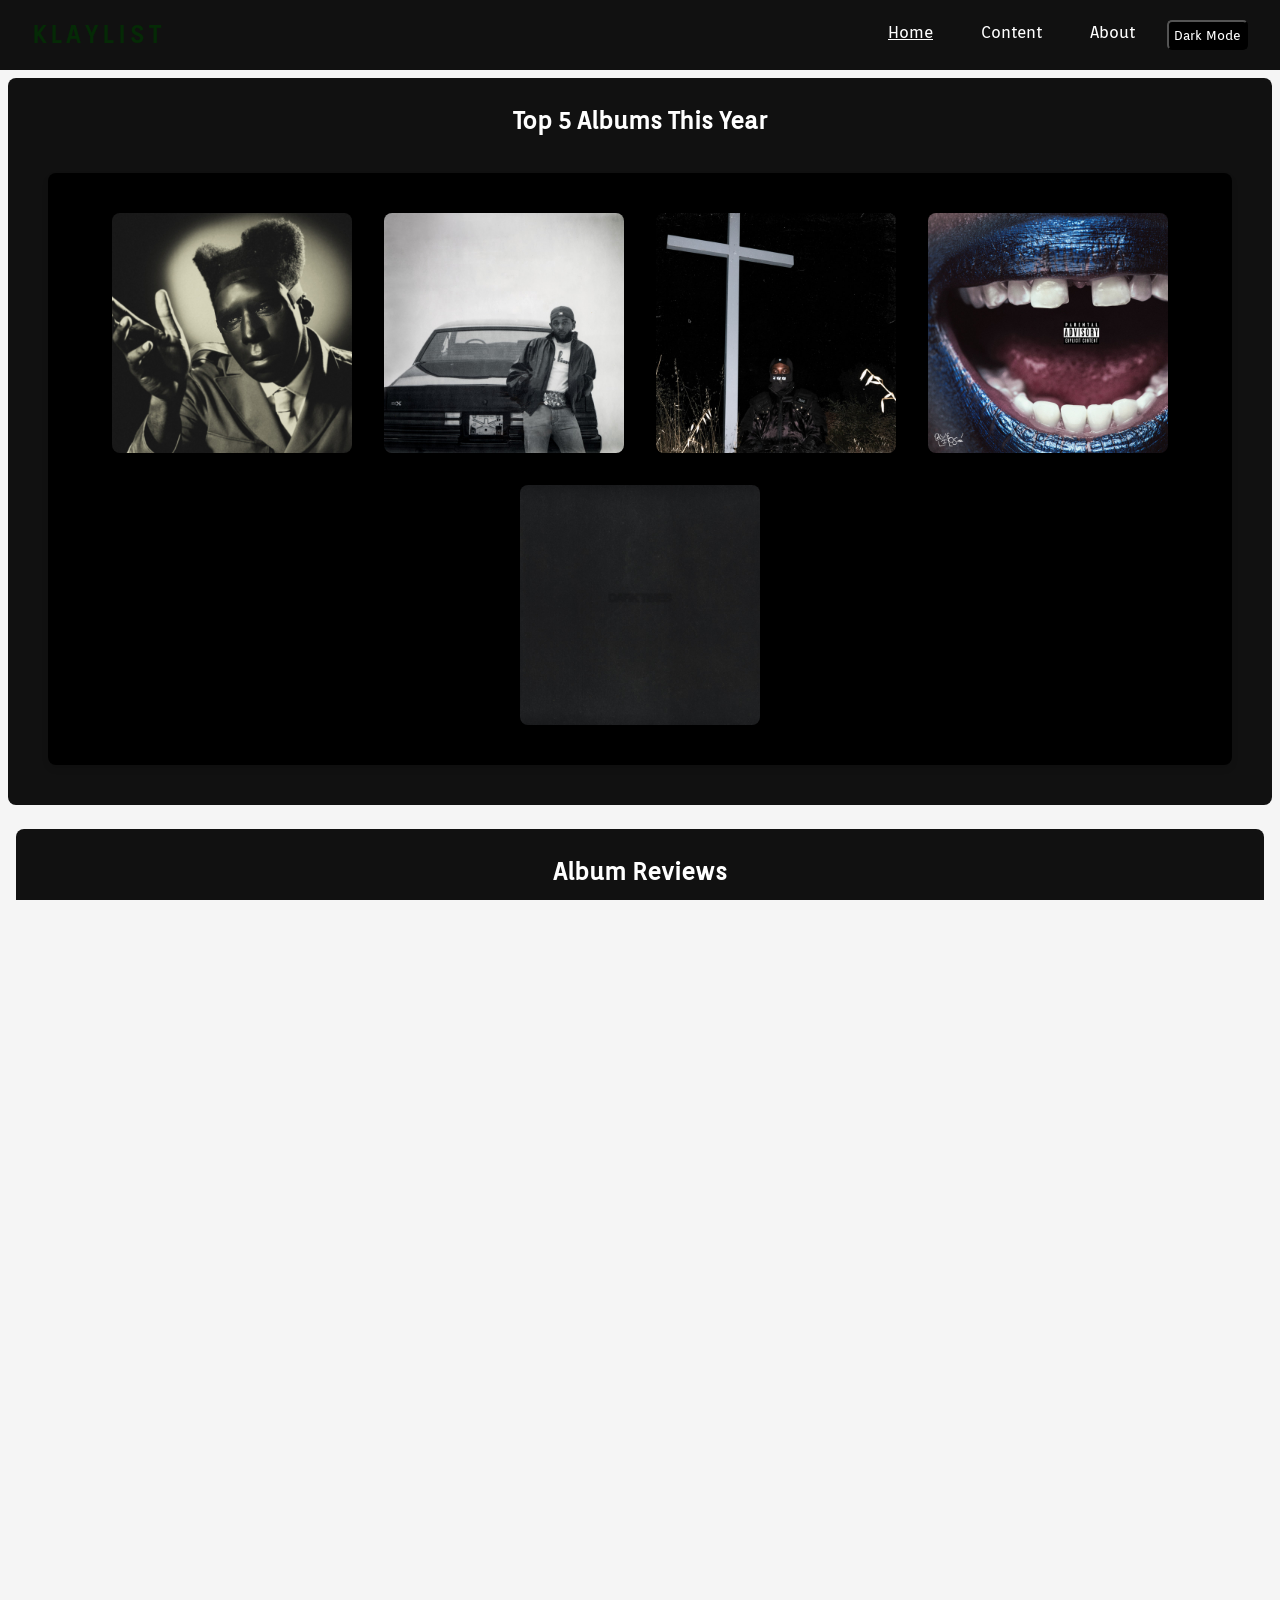
<file: review-page.html>
<!DOCTYPE html>
<html lang="en">
<head>
    <meta charset="UTF-8">
    <meta name="viewport" content="width=device-width, initial-scale=1.0">
    <title>KLAYLIST</title>
    <link rel="stylesheet" href="styles.css">
    <style>
      @import url('https://fonts.googleapis.com/css2?family=Orienta&display=swap');
  </style>
</head>
<body>

    <header>
        <div class="logo"><a href="index.html">KLAYLIST</a></div>
        <nav>
          <button id="hamburger" class="hamburger">&#9776;</button>
          <ul id="nav-items" class="nav-items">
            <li><a href="#home" class="active">Home</a></li>
              <li class="dropdown">
                <a href="#genres" class="dropdown-toggle">Content</a>
                <ul class="dropdown-menu">
                  <li><a href="album-reviews.html">Album Reviews</a></li>
                  <li><a href="#pop">Artist Reviews</a></li>
                  <li><a href="article.html">Articles</a></li>
                  <li><a href="#jazz">Matchups</a></li>
                </ul>
              </li>
              <li><a href="about.html">About</a></li>
              <button id="theme-toggle" class="theme-toggle">Dark Mode</button>
          </ul>      
        </nav>
      </header>

    <section id="reviews">
        
        <div class="subheading"><h1>Top 5 Albums This Year</h1></div>

        <div class="review-content">

            <div class="mrp-card">
                <a href="reviews-albums/CHROMAKOPIA.html">
                <div class="background" style="background-image: url(covers/CHROMAKOPIA.png);"></div>
                <div class="info">
                    <h3>CHROMAKOPIA</h3>
                    <p>Tyler, The Creator</p>
                </div>
                </a>
            </div>
            <div class="mrp-card">
                <div class="background" style="background-image: url(covers/GNX.png);"></div>
                <div class="info">
                    <h3>GNX</h3>
                    <p>Kendrick Lamar</p>
                </div>
            </div>
            <div class="mrp-card">
                <div class="background" style="background-image: url(covers/i\ lay\ my\ life\ down\ for\ you.png);"></div>
                <div class="info">
                    <h3>ILDMLFY</h3>
                    <p>JPEGMAFIA</p>
                </div>
            </div>
            <div class="mrp-card">
                <a href="reviews-albums/BLUE LIPS.html">
                <div class="background" style="background-image: url(covers/BLUE\ LIPS.png);"></div>
                <div class="info">
                    <h3>BLUE LIPS</h3>
                    <p>ScHoolboy Q</p>
                </div>
                </a>
            </div>
            <div class="mrp-card">
                <div class="background" style="background-image: url(covers/Dark\ Times.png);"></div>
                <div class="info">
                    <h3>Dark Times</h3>
                    <p>Vince Staples</p>
                </div>
            </div>
        </div>
    </section>

<section id="review-area">

    <div class="subheading"><h1>Album Reviews</h1></div>

    <div class="categories">
        <label for="genre-select">Choose a genre:</label>
        <select id="genre-select">
            <option value="all">All</option>
            <option value="rock">Rock</option>
            <option value="pop">Pop</option>
            <option value="jazz">Jazz</option>
            <option value="hiphop">Hip-Hop</option>
        </select>
    </div>
  
    <div class="review-content">

        <div class="card rock" data-title="Rock Album Review">
        <div class="mrp2-card">
            <div class="mrp2-card-info">
                <img src="ph.png">
                <h3>Album Name</h3>
                <p>Artist Name</p>
            </div>
        </div>
        </div>

        <div class="card pop" data-title="Pop Album Review">
            <div class="mrp2-card">
                <div class="mrp2-card-info">
                    <img src="ph.png">
                    <h3>Album Name</h3>
                    <p>Artist Name</p>
                </div>
        </div>
         </div>

         <div class="card jazz" data-title="Jazz Album Review">
            <div class="mrp2-card">
                <div class="mrp2-card-info">
                    <img src="ph.png">
                    <h3>Album Name</h3>
                    <p>Artist Name</p>
                </div>
        </div>
        </div>

        <div class="card pop" data-title="Rock Album Review">
            <div class="mrp2-card">
                <div class="mrp2-card-info">
                    <img src="ph.png">
                    <h3>Album Name</h3>
                    <p>Artist Name</p>
                </div>
        </div>
        </div>

        <div class="card jazz">
            <div class="mrp2-card">
                <div class="mrp2-card-info">
                    <img src="ph.png">
                    <h3>Album Name</h3>
                    <p>Artist Name</p>
                </div>
        </div>
        </div>

        <div class="card hiphop" data-title="HipHop Album Review">
            <div class="mrp2-card">
                <div class="mrp2-card-info">
                    <img src="ph.png">
                    <h3 class="card-title">Album Name</h3>
                    <p class="card-content">Artist Name</p>
                </div>
        </div>
        </div>

         <div class="card rock">
        <div class="mrp2-card">
            <div class="mrp2-card-info">
                <img src="ph.png">
                <h3>Album Name</h3>
                <p>Artist Name</p>
            </div>
        </div>
        </div>

        <div class="card pop">
            <div class="mrp2-card">
                <div class="mrp2-card-info">
                    <img src="ph.png">
                    <h3>Album Name</h3>
                    <p>Artist Name</p>
                </div>
        </div>
         </div>

         <div class="card jazz">
            <div class="mrp2-card">
                <div class="mrp2-card-info">
                    <img src="ph.png">
                    <h3>Album Name</h3>
                    <p>Artist Name</p>
                </div>
        </div>
        </div>

        <div class="card pop">
            <div class="mrp2-card">
                <div class="mrp2-card-info">
                    <img src="ph.png">
                    <h3>Album Name</h3>
                    <p>Artist Name</p>
                </div>
        </div>
        </div>

        <div class="card jazz">
            <div class="mrp2-card">
                <div class="mrp2-card-info">
                    <img src="ph.png">
                    <h3>Album Name</h3>
                    <p>Artist Name</p>
                </div>
        </div>
        </div>

        <div class="card hiphop">
            <div class="mrp2-card">
                <div class="mrp2-card-info">
                    <img src="ph.png">
                    <h3>Album Name</h3>
                    <p>Artist Name</p>
                </div>
        </div>
        </div>       

        

    </div>
</section>

<section id="review-area">

    <div class="subheading"><h1>Artist Reviews</h1></div>

    <div class="categories">
        <label for="genre-select">Choose a genre:</label>
        <select id="genre-select">
            <option value="all">All</option>
            <option value="rock">Rock</option>
            <option value="pop">Pop</option>
            <option value="jazz">Jazz</option>
            <option value="hiphop">Hip-Hop</option>
        </select>
    </div>
  
    <div class="review-content">

        
        <div class="mrp-card">
            <div class="background" style="background-image: url('ph.png');"></div>
            <div class="info">
                <h3>Artist Name</h3>
            </div>
        </div>

        <div class="mrp-card">
            <div class="background" style="background-image: url('ph.png');"></div>
            <div class="info">
                <h3>Artist Name</h3>
            </div>
        </div>

        <div class="mrp-card">
            <div class="background" style="background-image: url('ph.png');"></div>
            <div class="info">
                <h3>Artist Name</h3>
            </div>
        </div>

        <div class="mrp-card">
            <div class="background" style="background-image: url('ph.png');"></div>
            <div class="info">
                <h3>Artist Name</h3>
            </div>
        </div>

        <div class="mrp-card">
            <div class="background" style="background-image: url('ph.png');"></div>
            <div class="info">
                <h3>Artist Name</h3>
            </div>
        </div>

        <div class="mrp-card">
            <div class="background" style="background-image: url('ph.png');"></div>
            <div class="info">
                <h3>Artist Name</h3>
            </div>
        </div>

        <div class="mrp-card">
            <div class="background" style="background-image: url('ph.png');"></div>
            <div class="info">
                <h3>Artist Name</h3>
            </div>
        </div>

        <div class="mrp-card">
            <div class="background" style="background-image: url('ph.png');"></div>
            <div class="info">
                <h3>Artist Name</h3>
            </div>
        </div>

    </div>
</section>

<footer>
    <p>&copy; 2024 KLAYLIST. All rights reserved.</p>
    <p>Follow me on <a href="https://www.instagram.com/itsjust_klaymorr/?locale=gb&hl=am-et">Instagram</a></p>
</footer>

    <script src="script.js"></script>

</body>
</html>
</file>
<file: styles.css>
* {
    margin: 0;
    padding: 0;
    box-sizing: border-box;
    scroll-behavior: smooth;
  }

  :root {
    --bg-color: #f5f5f5;
    --text-color: #333;
    --sec-text: #000000;
    --header-bg: #111;
    --header-text: #fff;
    --card-bg: #fff;
    --btn-bg: #000000;
    --btn-text: #fff;
    --toggle-text: #fff;
    --toggle-bg: #000000;
    --shadow-color: #064906;
    --light-color: #ffffff;
    --link-color: #052a06;
    --genre-color: #ffffff;
    --box-color: #1b431b;
    --box-text: #ffffff;
    --box-text2: #000000;
    --sub: #000000;
    --mono: #000000;
    --card-border: #064906;
  }
  
  /* Dark Mode Variables */
  .dark-mode {
    --bg-color: #121212;
    --text-color: #e0e0e0;
    --sec-text: #000000;
    --header-bg: #1e1e1e;
    --header-text: #e0e0e0;
    --card-bg: #1e1e1e;
    --btn-bg: #098e00;
    --btn-text: #ffffff;
    --toggle-text: #000000;
    --toggle-bg: #fff;
    --light-color: #ffffff;
    --link-color: #036f03;
    --genre-color: #ffffff;
    --box-color: #1b431b;
    --box-text: #ffffff;
    --box-text2: #ffffff;
    --sub: #fff;
    --mono: #ffffff;
    --card-border: #ffffff;
  } 

  html, body {
    overflow-x: hidden;
    height: 100%; /* Ensure the entire viewport height is covered */
    display: flex;
    flex-direction: column;
  }

  main {
    flex: 1;
  }
  
  body {
    font-family: Arial, sans-serif;
    line-height: 1.6;
    background-color: var(--bg-color);
    color: var(--text-color);
    font-family: "Orienta", sans-serif;
    transition: .5s ease-in-out;
  }
  a {
    text-decoration: none;
    color: var(--link-color);
  }
  a:hover {
    text-decoration: underline;
  }
  
  .orienta-regular {
    font-family: "Orienta", sans-serif;
    font-weight: 400;
    font-style: normal;
  }  

  .subheading {
    text-align: center;
    margin: 1rem;
    color: var(--btn-text);
  }

  @view-transition {
    navigation: auto;
  }

  /* Header */
  header {
    background-color: var(--header-bg);
    color: var(--header-text);
    display: flex;
    justify-content: space-between;
    align-items: center; /* Ensures items are vertically aligned */
    padding: 1rem 2rem;
    position: relative;
  }
  header .logo {
    font-size: 1.5rem;
    font-weight: bold;
    letter-spacing: 5px;
    text-decoration: none;
    color: #098e00;
  }
  
  header nav ul {
    list-style: none;
    display: flex;
    gap: 1rem;
  }
  header nav ul li a {
    color: var(--header-text);
    font-size: 1rem;
    margin: 1rem;
  }

  .active {
    text-decoration: underline;
  }

  .theme-toggle {
    color: var(--toggle-text);
    background-color: var(--toggle-bg);
    font-family: "Orienta", sans-serif;
    padding: 5px;
    border-radius: 5px;
    transition: .3s ease-in-out;
}

.theme-toggle:hover {
    box-shadow: 0px 0px 20px #888888;
}

.main-button {
  cursor: pointer;
  color: var(--toggle-text);
  background-color: var(--toggle-bg);
  font-family: "Orienta", sans-serif;
  padding: 1rem;
  border-radius: 5px;
  margin: 2rem;
  transition: .3s ease-in-out;
}

.main-button:hover {
  background-color: black;
  color: white;
}

  /* Hamburger Button */
.hamburger {
  display: none; /* Hidden by default on larger screens */
  font-size: 1.5rem;
  background: none;
  border: none;
  color: var(--header-text);
  cursor: pointer;
  margin: 0; /* Reset any default margin */
  padding: 0; /* Reset padding */
  transition: 0.3s ease-in-out;
}

/* Navigation Items */
.nav-items {
  list-style: none;
  display: flex;
  gap: 1rem;
  z-index: 2;
}

@media (max-width: 768px) {
  .hamburger {
    display: block; /* Show hamburger on smaller screens */
  }

  .nav-items {
    display: none; /* Hide nav items initially */
    flex-direction: column;
    position: absolute;
    top: 100%;
    right: 0;
    background-color: var(--header-bg);
    width: 100%;
    padding: 1rem;
    box-shadow: 0 4px 6px rgba(0, 0, 0, 0.1);
    text-align: center;
  }

  .nav-items.show {
    display: flex; /* Show nav items when toggled */
    position: absolute;
  }
}
  

.sub-head {
  color: var(--sub);
  text-align: center;
}

        /* Card styling */
        .card {
            margin: 10px auto;
            padding: 15px;
            max-width: 400px;
            border: 1px solid #ccc;
            border-radius: 5px;
            background-color: #fafafa;
            box-shadow: 0 2px 5px rgba(0, 0, 0, 0.1);
            display: none; /* Hidden by default */
        }

        .card.visible {
            display: block;
        }

        .card-title {
            font-size: 18px;
            font-weight: bold;
        }

        .card-content {
            font-size: 14px;
            color: #555;
        }


  /* Hero Section */


.hero {
    color: var(--light-color);
    padding: 5px;
    height: 250px;
    margin-top: 0px;
    text-align: center;
  }
  
  .overwrap {
    background-image: url("banner.png");
    background-repeat:no-repeat;
    background-size: cover;
    background-position: center;
    background-attachment: fixed;
    justify-content: center;
    align-items: center;
  }
  
  .hero p {
    color: var(--light-color);
  }
  
  .hero h1 {
    margin-top: 4.3rem;
    margin-bottom: 0;
    font-size: 50px;
  }


  /* Main sections */
  main {
    padding: 2rem;
  }

  .flex {
    display: flex;
  }

  @media (max-width: 768px) {
    .flex {
      flex-direction: column;
    }
  }

  .featured {
    display: inline-block;
    background-color: var(--card-bg);
    color: var(--text-color);
    padding: 1.5rem;
    margin-bottom: 2rem;
    border-radius: 8px;
    box-shadow: 0 4px 6px rgba(0, 0, 0, 0.1);
    width: 75%;
  }
  .featured h1 {
    margin-bottom: 1rem;
  }
  .featured-item {
    display: flex;
    gap: 1rem;
    justify-content: center;
    align-items: center;
  }
  .featured-item img {
    min-width: 50%;
    max-width: 150px;
    border-radius: 8px;
    margin-right: 10px;
    border-style: solid;
    border-color: white;
  }
  .featured-item .btn {
    display: inline-block;
    background-color: var(--btn-bg);
    color: var(--btn-text);
    padding: 0.5rem 1rem;
    border-radius: 5px;
    margin-top: 1rem;
    transition: .3s ease-in-out;
  }

  .featured-item .btn:hover {
    box-shadow: 0px 0px 20px #888888;
  }


  .side-hero {
    width: 100%;
    display: inline-block;
    background-color: var(--card-bg);
    color: var(--text-color);
    padding: 1.5rem;
    margin-bottom: 2rem;
    border-radius: 8px;
    box-shadow: 0 4px 6px rgba(0, 0, 0, 0.1);
    margin-left: 20px;
  }
  .side-hero h1 {
    margin-bottom: 1rem;
  }
  .side-hero-item {
    display: flex;
    gap: 1rem;
  }
  .side-hero-item img {
    max-width: 150px;
    border-radius: 8px;
  }
  .side-hero-item .btn {
    display: inline-block;
    background: #007BFF;
    color: #fff;
    padding: 0.5rem 1rem;
    border-radius: 5px;
    margin-top: 0.5rem;
  }
  .side-hero-item .btn:hover {
    background: #0056b3;
  }
  
  /* Recent reviews */
  .recent-reviews {
    background-color: var(--card-bg);
    color: var(--text-color);
    padding: 2.5rem;
    border-radius: 8px;
    box-shadow: 0 4px 6px rgba(0, 0, 0, 0.1);
  }
  .review-grid {
    display: grid;
    grid-template-columns: repeat(auto-fit, minmax(200px, 1fr));
    gap: 1rem;
  }
  .review-card {
    background: #f9f9f9;
    border: 1px solid #ddd;
    border-radius: 8px;
    padding: 1rem;
    text-align: center;
  }
  .review-card img {
    max-width: 100%;
    border-radius: 8px;
  }
  .review-card h3 {
    margin: 0.5rem 0;
    color: var(--sec-text);
  }

  .review-card p {
    color: var(--sec-text);
  }

  .review-card img {
    width: 100%; 
    aspect-ratio: 3 / 2;
    object-fit: cover;
    border-radius: 8px;
    /* filter: grayscale(100%) sepia(100%) hue-rotate(95deg) saturate(300%) brightness(70%);
    transition: filter 0.3s ease; */
  }

  /* .review-card img:hover {
    filter: none;
  } */

  /* Grid Review Card */

  .grid-review-card {
    background-color: black;
    border-radius: 8px;
    width: 100%; /* Allows the card to take up its full column */
    max-width: 100%; /* Optional: Limits card growth */
    margin: 0 auto;
    padding: 5px;
    cursor: pointer;
    transition: .3s ease-in-out;
  }

  .grid-review-card:hover {
    box-shadow: 0px 0px 20px #888888;
  }

  .grid-review-card img {
    width: 100%;
    padding: 10px;
    aspect-ratio: 3 / 2;
    object-fit: cover;
  }

  .grid-review-card, h3 p {
    text-align: center;
    color: white;
  }

  .flex5 {
    display: grid;
    grid-template-columns: repeat(auto-fit, minmax(250px, 1fr));
    gap: 1rem; /* Adds consistent spacing between cards */
    padding: 1rem; /* Optional: Adds inner spacing around the container */
    width: 100%; /* Ensures the container does not exceed its parent */
    box-sizing: border-box;
  }

  @media (max-width: 768px) { /* For smaller screens */
      .flex5 {
          grid-template-columns: repeat(2, 1fr); 
      }
  }

  @media (max-width: 480px) { /* For iPhone and similar small screens */
    .flex5 {
        grid-template-columns: repeat(2, 1fr); /* Force exactly 2 cards per row */
        gap: 0.5rem; /* Optional: Smaller gap for tighter layouts */
    }
    .grid-review-card {
      font-size: 12px;
    }
  }

  .flex6 {
    display: grid;
    grid-template-columns: repeat(auto-fit, minmax(250px, 1fr));
    gap: 1rem; /* Adds consistent spacing between cards */
    padding: 1rem; /* Optional: Adds inner spacing around the container */
    width: 100%; /* Ensures the container does not exceed its parent */
    box-sizing: border-box;
  }

  @media (max-width: 768px) { /* For smaller screens */
    .flex6 {
        grid-template-columns: repeat(2, 1fr); 
    }
  }

  @media (max-width: 480px) { /* For iPhone and similar small screens */
    .flex6 {
        grid-template-columns: repeat(2, 1fr); /* Force exactly 2 cards per row */
        gap: 0.5rem; /* Optional: Smaller gap for tighter layouts */
    }
    .grid-review-card {
      font-size: 12px;
    }
  }

/* S-Side Section */

  .s-side img {
    width: 15%;
    margin: 5px;
    margin-top: 1.5rem;
    cursor: pointer;
    transition: .3s ease-in-out;
  }

  .s-side img:hover {
    box-shadow: 0px 0px 20px #888888;
  }

  .s-side img, .init {
    margin-left: 3.5rem;
  }

  /* Quote Stuff */

  .quote-container {
    display: flex;
    justify-content: center;
    align-items: center;
  }
  
  .quote-content {
    font-family: "Orienta", sans-serif;
    background-color: red; 
  }
  

  /* Underground Section */

  .underground-section {
    background-color: var(--card-bg);
    color: var(--text-color);
    padding: 1.5rem;
    border-radius: 8px;
    box-shadow: 0 4px 6px rgba(0, 0, 0, 0.1);
    margin-top: 2rem;
  }

  .ug-card {
    background: #f9f9f9;
    border: 1px solid #ddd;
    border-radius: 8px;
    padding: 1rem;
    text-align: center;
    width: 50%;
    margin: 1.5rem;
  }
  .ug-card img {
    max-width: 80%;
    width: 50%;
    border-radius: 50%;
    border-style: solid;
    border-color: #333;
    transition: .3s ease-in-out;
    animation: rotate 10s linear infinite;
    animation-direction: reverse;
  }

  .ug-card img:hover {
    box-shadow: 0px 0px 20px var(--shadow-color);
  }

  /* Navbar Dropdown Menu */

  .dropdown {
    position: relative;
  }
  
  .dropdown-menu {
    list-style: none;
    background-color: black;
    position: absolute;
    top: 100%;
    left: -1rem;
    display: none;
    margin: 0;
    padding: 0.5rem 0;
    border-radius: 4px;
    box-shadow: 0 4px 6px rgba(0, 0, 0, 0.1);
    z-index: 1000;
    width: 8rem;
  }
  
  .dropdown-menu li {
    padding: 0;
    margin: 0;
    text-align: center;
  }
  
  .dropdown-menu a {
    padding: 0.5rem 1rem;
    color: var(--header-text);
    display: block;
    text-decoration: none;
    transition: background-color 0.2s ease;
  }
  
  .dropdown-menu a:hover {
    background-color: var(--btn-bg);
    color: var(--btn-text);
  }
  
  .dropdown:hover .dropdown-menu {
    display: block;
  }
  
  /* Ensure dropdown doesn't interfere with other nav styles */
  .nav-items li {
    position: relative;
  }

  /* Define the keyframes for rotation */
  @keyframes rotate {
    0% {
      transform: rotate(0deg);
    }
    100% {
      transform: rotate(360deg);
    }
  }

  .ug-card h3 {
    margin: 0.5rem 0;
    color: var(--sec-text);
  }

  .ug-card p {
    color: var(--sec-text);
  }
  
  /* Footer */
  footer {
    text-align: center;
    background-color: var(--header-bg);
    color: var(--header-text);
    padding: 1rem 0;
    margin-top: 2rem;
    position: relative;
  }
  footer a {
    color: var(--link-color);
  }
  footer a:hover {
    text-decoration: underline;
  }


  /* Review Page Start */

  #review-space {
    justify-self: center;
    margin: 2rem;
    background-color: var(--header-bg);
    border-radius: 8px;
    min-height: 500px;
    width: 60%;
  }

  .review-content {
    display: flex;
    justify-content: center;
    align-items: center;
  }


  /* Review Cards Init */

  .review-content {
    display: flex;
    justify-content: center;
    margin: 2rem;
    background-color: var(--toggle-bg);
    color: var(--text-color);
    padding: 1.5rem;
    border-radius: 8px;
    box-shadow: 0 4px 6px rgba(0, 0, 0, 0.1);
    min-height: 15rem;
    flex-wrap: wrap;
  }

  .mrp-card {
    cursor: pointer;
    position: relative;
    margin: 1rem;
    width: 15rem;
    height: 15rem;
    border-radius: 8px;
    overflow: hidden;
    display: flex;
    align-items: center;
    justify-content: center;
    transition: transform 0.3s ease-in-out;
}

.mrp-card .background {
    position: absolute;
    top: 0;
    left: 0;
    width: 100%;
    height: 100%;
    background-size: cover;
    background-position: center;
    transition: filter 0.3s ease-in-out;
    z-index: 1;
}

.mrp-card:hover .background {
    filter: blur(5px);
}

.mrp-card .info {
    position: relative;
    z-index: 2;
    color: var(--text-color);
    padding: 10px;
    border-radius: 1.5rem;
    background-color: var(--bg-color);
    text-align: center;
    opacity: 0;
    transition: opacity 0.3s ease-in-out;
}

.mrp-card-info {
  text-decoration: none;
  display: flex;
}

.mrp-card:hover .info {
    opacity: 1;
}

.mrp-card h3,
.mrp-card p {
    margin: 0;
    font-family: 'Orienta', sans-serif;
}

.mrp-card h3 {
    font-size: 1.5rem;
}

.mrp-card p {
    font-size: 1rem;
    margin-top: 0.5rem;
}

.mrp2-card {
  background-color: var(--bg-color);
  border-radius: 8px;
  transition: 0.3s ease-in-out;
  margin: 1rem;
  padding: 0.5rem;
}

.mrp2-card:hover {
  box-shadow: 0px 0px 20px #888888;
}

.mrp2-card img {
  cursor: pointer;
  position: relative;
  margin: .5rem;
  width: 5rem;
  height: 5rem;
  border-radius: 8px;
}

.mrp2-card-info {
  text-align: center;
  font-size: 1rem;
}

.review-info-des {
  text-decoration: none;
}

.review-info-des img {
  width: 10rem;
}


#review-area {
  background-color: var(--header-bg);
  border-radius: 8px;
  margin: 1rem;
  padding: 0.5rem;
}

#reviews {
  background-color: var(--header-bg);
  border-radius: 8px;
  margin: .5rem;
  padding: 0.5rem;
}

/* Category Bard */

.categories {
  font-size: 25px;
  width: 200px;
  margin: 0 auto;
  text-decoration: none;
}

#genre-select {
  background-color: var(--genre-color);
  margin: 0 auto;
  width: 200px;
  text-decoration: none;
}

        /* Style the dropdown menu */
        select {
          font-size: 16px;
          padding: 8px 12px;
          border: 2px solid #ddd;
          border-radius: 5px;
          background-color: #f9f9f9;
          cursor: pointer;
          transition: all 0.3s ease;
      }

      select:hover {
          border-color: #333;
          background-color: #f0f0f0;
      }

      select:focus {
          outline: none;
          border-color: #007bff;
          background-color: #e9ecef;
      }

      /* Style the label */
      label {
          font-size: 15px;
          margin-left: 40px;
          margin-right: 40px;
          font-weight: bold;
      }

/* Card For Review */

.card {
  display: none; /* Hide cards by default */
  margin: 10px;
  padding: 10px;
}
.card.active {
  display: block; /* Show filtered cards */
}

/* Article CSS */

#article-space {
  background-color: var(--header-bg);
  border-radius: 8px;
  margin: 2rem;
  padding: 0.5rem;
  height: 25rem;
  display: flex;
  justify-content: space-between;
  box-shadow: 0px 0px 10px #888888;
}

#article-space3 {
  background-color: var(--header-bg);
  border-radius: 8px;
  margin: 2rem;
  padding: 0.5rem;
  height: 15rem;
  display: flex;
  justify-content: space-between;
  box-shadow: 0px 0px 10px #888888;
}

#article-space2, h2 p {
  color: white;
}

#article-space2 {
  background-color: var(--header-bg);
  border-radius: 8px;
  margin: 2rem;
  padding: 2rem;
  box-shadow: 0px 0px 10px #888888;
}

#article-space2 p {
  margin-bottom: 1rem;
}

#article-space2 h2 {
  margin-top: 2rem;
}

.image-area img {
  width: 100%;
  aspect-ratio: 16 / 9; /* Use your desired ratio */
  object-fit: cover;
}

.inner-box {
  display: flex;
  justify-content: center;
  align-items: center;
  background-color: var(--bg-color);
  border-radius: 8px;
  padding: 5px;
  height: auto;
  min-height: 15rem;
  box-sizing: border-box;
  font-size: 1.5rem;
}

.inner-box * {
  margin: 0;
}

.inner-box2 {
  display: flex;
  justify-content: center;
  align-items: center;
  background-color: var(--bg-color);
  border-radius: 8px;
  padding: 5px;
  height: 15rem;
}

.inner-box2 p {
  font-size: 5rem;
}

.inner-box3 {
  display: flex;
  justify-content: center;
  align-items: center;
  background-color: var(--bg-color);
  border-radius: 8px;
  padding: 5px;
  height: auto;
  min-height: 5rem;
  box-sizing: border-box;
  font-size: 1.5rem;
}

.inner-box3 * {
  margin: 0;
}

.inner-box3 p {
  padding-top: 2rem;
}

.mrp-card a {
  text-decoration: none !important;
}

.box1 {
  position: relative;
  width: 22rem;
  background-color: var(--box-color);
  margin: 1rem;
  padding: 1rem;
  border-radius: 8px;
}

.box1 img {
  width: 20rem;
}

.middle {
  display: flex;
  justify-content: center; /* Horizontal centering */
  align-items: center;
}

.box2 {
  position: relative;
  width: 70rem;
  background-color: var(--box-color);
  margin: 1rem;
  padding: 1rem;
  border-radius: 8px;
}

.box2 h3 {
  margin-bottom: 1rem;
  font-size: 1.5rem;
  background-color: var(-);
}

.box2, h1 {
  color: var(--box-text);
}

.box3 p {
  margin-top: -2rem;
  margin-bottom: .5rem;
  color: var(--box-text2);
}

.box3 {
  position: relative;
  width: 35rem;
  background-color: var(--box-color);
  margin: 1rem;
  padding: 1rem;
  border-radius: 8px;
}

.box3 h1 {
  margin-top: 1rem;
  color: var(--box-text);
}

.box4 {
  position: relative;
  width: 35rem;
  background-color: var(--box-color);
  margin: 1rem;
  padding: 1rem;
  border-radius: 8px;
}

.box4 p {
  margin-top: -2rem;
  margin-bottom: .5rem;
  color: var(--box-text2);
}

.box4 {
  position: relative;
  width: 35rem;
  background-color: var(--box-color);
  margin: 1rem;
  padding: 1rem;
  border-radius: 8px;
}

.box4 h1 {
  margin-top: 1rem;
  color: var(--box-text);
}

/* About CSS */

.about-space {
  background-color: var(--header-bg);
  border-radius: 8px;
  margin: 1rem;
  padding: 2rem;
  box-shadow: 0px 0px 10px #888888;
}

  /* Spin Card */

  .top-banner {
    display: flex;
    padding: 10px;
    justify-content: center;
  }

  .left-banner {
    text-align: left;
    background-color: #000000;
    max-height: 3rem;
    padding: 10px;
    text-align: center;
    color: #098e00;
  }

  .spin-card-container {
    perspective: 1000px;
    margin-top: 7rem;

  }
  
  #spin-card {
    display: flex;
  }

  .spin-card {
    margin: 2rem;
    width: 25rem;
    height: 40rem;
    position: relative;
    transform-style: preserve-3d; /* Enables 3D transformations */
    animation: spin 8s linear infinite; /* Spin animation */
  }
  
  .spin-card div {
    position: absolute;
    width: 100%;
    height: 100%;
    backface-visibility: hidden; /* Hides the back side when not facing the viewer */
    border-radius: 10px;
    overflow: hidden;
  }

  .spin-card-s1 {
    width: 25%;
  }

  .spin-card-s2 {
    width: 75%;
    margin: 5rem;
    background-color: #000000;
    border-radius: 8px;
    padding: 15px;
    margin-top: 10rem;
    min-height: 10rem;
    box-shadow: 0px 0px 20px #888888;
  }

  .spin-card-s2 h1 {
    font-size: 2rem;
  }
  
  .front-card {
    background-image: url(klaymorr.png);
    background-repeat: no-repeat;
    background-size: cover;
    display: flex;
    border-style: solid;
    border-color: var(--card-border);
    border-width: 10px;
    flex-direction: column;
    justify-content: center;
    align-items: center;
    text-align: center;
    box-shadow: 0px 0px 10px #888888;
    transition: .3s ease-in-out;
  }

  .front-card:hover {
    box-shadow: 0px 0px 50px #278801;
  }
  
  /* .front-card img {
    max-width: 90%;
    height: 20rem;
    border-radius: 10px;
    position: relative;
    margin-top: -12rem;
  } */

  .front-card p {
    margin-top: 1rem;
  }
  
  .back-card {
    background-color: #333;
    transform: rotateY(180deg);
    border-style: solid;
    border-color: var(--card-border);
    box-shadow: 0px 0px 10px #888888;
    transition: .3s ease-in-out;
  }
  .back-card:hover {
    box-shadow: 0px 0px 50px #278801;
  }
  
  .back-card img {
    width: 100%;
    height: 100%;
    object-fit: cover;
  }
  
  @keyframes spin {
    0% {
      transform: rotateY(0);
    }
    100% {
      transform: rotateY(360deg);
    }
  }

  .age {
    font-size: 2em;
    color: #333;
  }

  .block-hold {
    display: flex;
    justify-content: center;
    align-items: center;
  }

  .block {
    margin: 1rem;
    width: 50%;
    background-color: var(--bg-color);
    height: 30rem;
    border-radius: 8px;
    padding: 20px;
  }

  .block p {
    font-size: 1.5rem;
  }

  .decor-1, .decor-2, .decor-3 {
    position: absolute;
    z-index: -1;
  }

  .decor-1 {
    right: -5rem;
    top: 2rem;
  }

  .decor-2 {
    right: 25rem;
    bottom: 2rem;
  }

  .decor-3 {
    top: 6rem;
    left: 2rem;
  }

  .scroll-section {
    width: 100%; /* Set the width of the section */
    height: 100%; /* Set the height of the section */
    overflow-y: scroll; /* Enable vertical scrolling */
    border: 1px solid #ccc; /* Add a border for clarity */
    padding: 10px; /* Add some padding */
    background-color: #f9f9f9; /* Set a background color */
  }

  .scroll-content {
    background-color: rgb(0, 0, 0);
    height: 5rem;
    display: flex;
    margin-bottom: 1rem;
    align-items: center;
    border-radius: 8px;
  } 

  .scroll-content p {
    font-size: 1rem;
    color: white;
  }

  .scroll-content h3 {
    font-size: smaller;
    color: white;
  }

  .sc-image img {
    padding: 5px;
    margin-top: 6px;
    width: 5rem;
    align-self: center;
  }

  .sc-number {
    padding-left: 5px;
    padding-right: 5px;
  }

/* Tablet Size (for screens 768px and smaller) */
@media (max-width: 768px) {
  .spin-card {
    width: 20rem;
    height: 32rem;
    justify-self: center;
    margin-bottom: 8rem;
    margin-top: -4rem;
  }

  .front-card img {
    max-width: 60%;
  }

  .front-card p {
    font-size: 0.9rem;
  }
  #spin-card {
    display: inline-block;
    width: 100%;
  }
  .spin-card-s1 {
    width: 100%;
  }

  .spin-card-s2 {
    width: 100%;
    margin: 0rem;
  }
  .block-hold {
    display: block;
    width: 95%;
  }
  
  .block {
    width: 100%;
    height: 100%;
  }

  .left-banner h3 {
    font-size: 25px;
  }
  
  .decor-1, .decor-2, .decor-3 {
    display: none;
  }

  .scroll-section {
    width: 100%; /* Set the width of the section */
    height: 500px; 
  }
}

/* Mobile Size (for screens 480px and smaller) */
@media (max-width: 480px) {
  .spin-card {
    width: 15rem;
    height: 24rem;
    margin-bottom: 5rem;
    margin-top: -4rem;
    justify-self: center;
  }

  .front-card img {
    max-width: 50%;
  }

  .front-card p {
    font-size: 0.8rem;
  }
  .front-card img {
    max-width: 80%;
    height: auto;
    border-radius: 10px;
    position: relative;
    margin-top: -2.5rem;
  }
  #spin-card {
    display: block;
  }
  .spin-card-s1 {
    width: 100%;
  }

  .spin-card-s2 {
    width: 100%;
    margin: 0rem;
  }

  .block-hold {
    display: block;
    width: 100%;
  }
  
  .block {
    width: 90%;
    height: 100%;
  }

  .left-banner h3 {
    font-size: 15px;
    align-self: center;
  }

  .decor-1, .decor-2, .decor-3 {
    display: none;
  }

  .scroll-content h3 {
    font-size: smaller;
  }

  .scroll-content p {
    font-size: 12px;
  }
}

@media (max-width: 820px) {
  #spin-card {
    display: block;
    width: 100%;
  }

  .decor-1, .decor-2, .decor-3 {
    display: none;
  }
}

@media (max-width: 930px) {
  .left-banner h3 {
    font-size: 20px;
    align-self: center;
  }
}

@media (max-width: 400px) {
  .left-banner h3 {
    font-size: 15px;
    margin-top: 0.2rem;
    align-self: center;
    justify-self: center;
  }
}

@media (max-width: 800px) {
  #spin-card {
    display: inline-block;
    width: 100%;
    justify-self: center;
  }

}

/* Rating Section */

  /* .star-rating {
    display: flex;
    direction: row-reverse;
    cursor: pointer;
    user-select: none; 
  }

  .star-rating span {
    font-size: 2rem;
    color: gray;
    padding: 0 5px;
    transition: color 0.2s ease-in-out;
  }

  .star-rating span:hover,
  .star-rating span:hover ~ span {
    color: gold;
  }

  .star-rating span.active,
  .star-rating span.active ~ span {
    color: gold;
  }

  .star-rating span:focus {
    outline: 2px solid gold; 
    outline-offset: 2px;
  } */

/* Article Css */

.article-container {
  max-width: 1200px;
  margin: 2rem auto;
  padding: 1rem;
  background-color: var(--card-bg);
  border-radius: 8px;
  box-shadow: 0 2px 8px rgba(0, 0, 0, 0.1);
}

/* Article Header */
.article-header h1 {
  font-size: 2rem;
}

.article-header h2 {
  margin-top: -5px;
}

.article-header {
  text-align: center;
}

.article-meta {
  font-size: 0.9rem;
  color: gray;
}

/* Article Content */
.article-content img.article-image {
  display: flex;
  max-width: 100%;
  border-radius: 8px;
  margin-bottom: 1rem;
  margin-left: auto;
  margin-right: auto;
  padding: 2rem;
  object-fit: cover;
}

.article-image {
  display: block;     
  width: 100%;        
  object-fit: cover;
  background-position: center;
}

.article-content h2 {
  margin-top: 1.5rem;
  font-size: 1.5rem;
  padding-bottom: 0.5rem;
}

.article-content p {
  margin-bottom: 1rem;
}

.album-list {
  display: grid;
  gap: 1.5rem;
}

.album-card {
  background-color: var(--bg-color);
  border: 1px solid #ddd;
  border-radius: 8px;
  box-shadow: 0 2px 4px rgba(0, 0, 0, 0.1);
  padding: 1.5rem;
  transition: 0.2s ease-in-out;
}

.album-card:hover {
  box-shadow: 0px 0px 20px #ffffff;
}

.album-card h2 {
  font-size: 1.5rem;
  color: #444;
}

.album-card p {
  margin: 0.5rem 0;
  font-size: 1.7rem;
}

.shift {
  padding-right: 3rem;
  text-indent: 1.5rem;
}

.shift2 {
  margin: 1rem;
}

.album-card .score {
  color: #238804;
  font-weight: bold;
}

.side-1 {
  width: 85%;
  margin-left: 5rem;
  margin-top: 0.6rem;
}

.side-2 {
  width: 45%;
  justify-content: center;
  align-items: center;
}

.side-2 img {
  width: 100%;
  box-shadow: 0px 0px 20px #888888;
}

.overview-area {
  background-color: var(--bg-color);
  border-radius: 8px;
  padding: 1rem;
  min-width: 75%;
}

.indent {
  text-indent: 1rem;
}

.flex2 {
  display: flex;
  justify-content: center;
  align-items: center;
}

/* Article Footer */
.article-footer {
  text-align: center;
  margin-top: 2rem;
}

.article-footer .btn {
  background-color: var(--btn-bg);
  color: var(--btn-text);
  padding: 0.5rem 1rem;
  border: none;
  border-radius: 4px;
  cursor: pointer;
}

.article-footer .btn:hover {
  background-color: lighten(var(--btn-bg), 10%);
}

/* Media Queries For Article */

@media (max-width: 930px) {
  .side-1 {
    margin-left: 0;
  }
  .side-2 {
    width: 100%;
  }
  .shift {
    padding-right: 0;
  }
  h2, em {
    text-align: center;
  }
  h1 {
    text-align: center;
  }
  .article-header p {
    text-align: center;
  }
  .indent {
    text-indent: 0;
  }
  .dropdown-menu {
    width: 100%;
    left: 0;
  }
}

/* Footer */
footer {
  text-align: center;
  padding: 1rem;
  background-color: var(--header-bg);
  color: var(--header-text);
}


  /* Media Queries */
@media (max-width: 768px) {
    header {
      padding: 1rem;
      text-align: center;
    }
    header nav ul {
      justify-content: center;
      gap: 0.5rem;
    }
    .featured-item {
      flex-direction: column; /* Stack image and text vertically */
      align-items: center;
      text-align: center;
    }
    .featured-item img {
      max-width: 80%; /* Full width for smaller screens */
      height: auto;
      min-width: 30%;
    }
    .flex {
      display: block;
    }
    .featured {
      display: inline-block;
      background-color: var(--card-bg);
      color: var(--text-color);
      padding: 1.5rem;
      margin-bottom: 2rem;
      border-radius: 8px;
      box-shadow: 0 4px 6px rgba(0, 0, 0, 0.1);
      width: 100%;
    }
    .side-hero {
      width: 100%;
      display: inline-block;
      background-color: var(--card-bg);
      color: var(--text-color);
      padding: 1.5rem;
      margin-bottom: 2rem;
      border-radius: 8px;
      box-shadow: 0 4px 6px rgba(0, 0, 0, 0.1);
      margin-left: 0px;
    }
    .s-side img {
      width: 55%;
      border-radius: 50%;
      margin: 5px;
      cursor: pointer;
      transition: .3s ease-in-out;
    }
    .ug-card {
      background: #f9f9f9;
      border: 1px solid #ddd;
      border-radius: 8px;
      padding: 1rem;
      text-align: center;
      width: 100%;
    }
    .underground-section {
      text-align: center;
    }
    .recent-reviews {
      text-align: center;
    }
    .side-hero h1 {
      text-align: center;
    }
    .featured h1 {
      text-align: center;
    }
    .ug-card {
      margin: 0px;
      margin-bottom: 1rem;
    }
    .box1 {
      position: relative;
      margin-top: 1rem;
      max-width: 100%;
      width: 100%;
      margin: 0px;
      padding: 0px;
      margin-right: 1rem;
      background: none;
      box-sizing: border-box
    }
    .box1 img {
      margin-left: 1rem;
      width: 100%;
      position: relative;
      box-sizing: border-box
    }
    .box2 {
      position: relative;
      max-width: 100%;
      width: 100%;
      margin-top: 1rem;
      margin-left: 0px;
      margin-right: 1rem;
      box-sizing: border-box
    }
    .box3 {
      position: relative;
      max-width: 100%;
      width: 100%;
      margin-top: 1rem;
      margin-left: 0px;
      margin-right: 1rem;
      box-sizing: border-box;
    }
    .box4 {
      position: relative;
      max-width: 100%;
      width: 100%;
      margin-top: 1rem;
      margin-left: 0px;
      margin-right: 1rem;
      box-sizing: border-box;
    }

    .mini-flex {
      display: flex;
      justify-content: center;
      align-items: center;
    }

    #article-space {
      overflow: hidden;
      display: inline-block;
      height: 100%;
      width: 100%;
      border: solid #036f03;
      box-sizing: border-box
    }
    #article-space2 {
      overflow: hidden;
      display: inline-block;
      height: 100%;
      width: 100%;
      border: solid #036f03;
      box-sizing: border-box
    }
    #article-space2 h2 {
      text-align: center;
    }
    #article-space3 {
      overflow: hidden;
      display: inline-block;
      height: 100%;
      width: 100%;
      border: solid #036f03;
      box-sizing: border-box
    }
    #featured-description, h2 {
      font-size: 1rem;
    }
  }
  
  @media (max-width: 480px) {
    header .logo {
      font-size: 1.2rem;
    }
    header nav ul li a {
      font-size: 0.9rem;
    }
    .featured h1, .recent-reviews h2 {
      font-size: 1.2rem;
    }
    .featured-item img {
      min-width: 30%;
    }
    .review-card h3 {
      font-size: 1rem;
    }
    .flex {
      display: block;
    }
    .featured {
      display: inline-block;
      background-color: var(--card-bg);
      color: var(--text-color);
      padding: 1.5rem;
      margin-bottom: 2rem;
      border-radius: 8px;
      box-shadow: 0 4px 6px rgba(0, 0, 0, 0.1);
      width: 100%;
    }
    .side-hero {
      width: 100%;
      display: inline-block;
      background-color: var(--card-bg);
      color: var(--text-color);
      padding: 1.5rem;
      margin-bottom: 2rem;
      border-radius: 8px;
      box-shadow: 0 4px 6px rgba(0, 0, 0, 0.1);
      margin-left: 0px;
    }
    .s-side img {
      width: 35%;
      border-radius: 50%;
      margin: 5px;
      margin-left: 1.5rem;
      cursor: pointer;
      transition: .3s ease-in-out;
    }
    .ug-card {
      background: #f9f9f9;
      border: 1px solid #ddd;
      border-radius: 8px;
      padding: 1rem;
      text-align: center;
      width: 100%;
    }
    .underground-section {
      text-align: center;
    }
    .recent-reviews {
      text-align: center;
    }
    .side-hero h1 {
      text-align: center;
    }
    .featured h1 {
      text-align: center;
    }
    .ug-card {
      margin: 0px;
      margin-bottom: 1rem;
    }
    #featured-description, h2 {
      font-size: 1rem;
    }
  }

  @media (max-width: 1024px) {
    .inner-box2 p {
      font-size: 3rem;
    }

    .box1 img {
      margin: 0;
    }

    .box1 {
      width: 95%;
    }

    .box3 h1 {
      font-size: 1rem;
    }
  }

  @media (max-width: 1250px) {
    .box3 p {
      font-size: 2rem;
    }
  }
</file>
